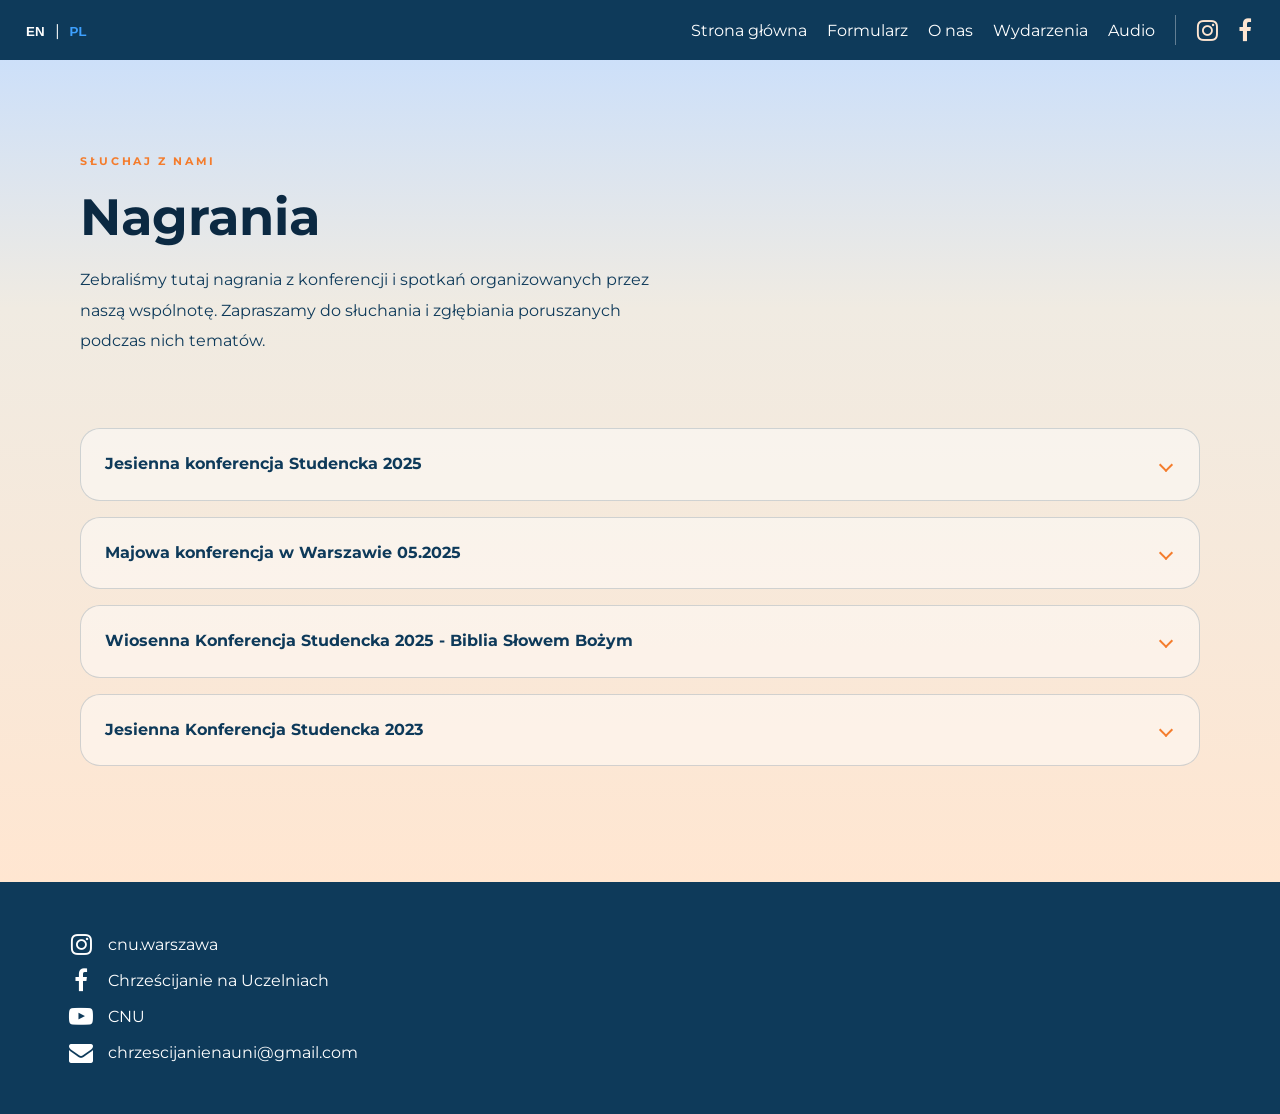
<file: audio.html>
<!DOCTYPE html>
<html lang="pl">

<head>
    <meta charset="UTF-8">
    <meta name="viewport" content="width=device-width, initial-scale=1.0">
    <title>Audio</title>
    <link
        href="https://fonts.googleapis.com/css2?family=Montserrat:wght@400;600;700;800;900&family=Lora:ital,wght@0,400;0,600;1,400&display=swap"
        rel="stylesheet">
    <link rel="stylesheet" href="styles.css?v=20261012-8">
    <link rel="stylesheet" href="css/audio.css">
    <link rel="stylesheet" href="https://cdnjs.cloudflare.com/ajax/libs/font-awesome/4.7.0/css/font-awesome.min.css">
</head>

<body>
    <nav id="mainNav">
        <div class="nav-left">
            <div class="lang-switcher">
                <button data-lang="en" onclick="setLang('en')" id="lang-en">EN</button>
                <span>|</span>
                <button data-lang="pl" onclick="setLang('pl')" id="lang-pl">PL</button>
            </div>
        </div>

        <div class="nav-right">
            <div class="nav-links" id="navLinks">
                <a href="index.html" data-i18n="home">Home</a>
                <a href="formularz.html" data-i18n="form">Form</a>
                <a href="about.html" data-i18n="about">About</a>
                <a href="events.html" data-i18n="events">Events</a>
                <a href="audio.html" aria-current="page" data-i18n="audio-nav">Audio</a>
            </div>

            <div class="nav-social" aria-label="Social media">
                <a href="https://www.instagram.com/cnu_warszawa/" target="_blank" rel="noopener noreferrer"
                    aria-label="Instagram" title="Instagram">
                    <i class="fa fa-instagram" aria-hidden="true"></i>
                </a>
                <a href="https://www.facebook.com/share/18swFGHHTY/?mibextid=wwXIfr" target="_blank"
                    rel="noopener noreferrer" aria-label="Facebook" title="Facebook">
                    <i class="fa fa-facebook" aria-hidden="true"></i>
                </a>
            </div>

            <button class="burger" id="burgerBtn">
                <span></span>
                <span></span>
                <span></span>
            </button>
        </div>
    </nav>

    <main class="audio-page">
        <div class="audio-wrap">
            <header class="audio-intro">
                <span class="audio-eyebrow" data-i18n="audio-eyebrow">SŁUCHAJ Z NAMI</span>
                <h1 data-i18n="audio-title">Nagrania</h1>
                <p data-i18n="audio-intro">Zatrzymaj się na chwilę i posłuchaj. Tutaj znajdziesz nagrania, które będą Ci
                    towarzyszyć w codzienności.</p>
            </header>
            <section aria-label="Nagrania" data-i18n-aria-label="audio-recordings">
                <details class="audio-conference">
                    <summary><span>Jesienna konferencja Studencka 2025</span><span class="audio-caret"
                            aria-hidden="true"></span></summary>
                    <div class="audio-conference-content">
                        <h3 class="audio-group-title">Living the Kingdom Life by Living a Hidden Life</h3>
                        <div class="audio-grid">
                            <article class="audio-card">
                                <div class="audio-card-body"><span class="audio-category"
                                        data-i18n="audio-message-number" data-number="1">Poselstwo 1</span>
                                    <h3>Living the Kingdom Life by Living a Hidden Life (1)</h3>
                                    <p class="audio-pdf"><a
                                            href="audio/Jesienna%20konferencja%20Studencka%202025/Living%20the%20Kingdom%20Life%20by%20Living%20a%20Hidden%20Life/Outline%20%28ENG%29%20.pdf"
                                            target="_blank" rel="noopener noreferrer"
                                            data-i18n="audio-shared-pdf">Materia&#322;y konferencyjne (PDF)</a></p>
                                    <div class="audio-placeholder"><audio controls preload="none"
                                            aria-label="Living the Kingdom Life by Living a Hidden Life (1)">
                                            <source
                                                src="cnu_audio_compressed/Jesienna%20konferencja%20Studencka%202025/Living%20the%20Kingdom%20Life%20by%20Living%20a%20Hidden%20Life/Meeting%201.mp3"
                                                type="audio/mpeg">
                                        </audio></div>
                                </div>
                            </article>
                            <article class="audio-card">
                                <div class="audio-card-body"><span class="audio-category"
                                        data-i18n="audio-message-number" data-number="2">Poselstwo 2</span>
                                    <h3>Living the Kingdom Life by Living a Hidden Life (2)</h3>
                                    <p class="audio-pdf"><a
                                            href="audio/Jesienna%20konferencja%20Studencka%202025/Living%20the%20Kingdom%20Life%20by%20Living%20a%20Hidden%20Life/Outline%20%28ENG%29%20.pdf"
                                            target="_blank" rel="noopener noreferrer"
                                            data-i18n="audio-shared-pdf">Materia&#322;y konferencyjne (PDF)</a></p>
                                    <div class="audio-placeholder"><audio controls preload="none"
                                            aria-label="Living the Kingdom Life by Living a Hidden Life (2)">
                                            <source
                                                src="cnu_audio_compressed/Jesienna%20konferencja%20Studencka%202025/Living%20the%20Kingdom%20Life%20by%20Living%20a%20Hidden%20Life/Meetinig%202.mp3"
                                                type="audio/mpeg">
                                        </audio></div>
                                </div>
                            </article>
                            <article class="audio-card">
                                <div class="audio-card-body"><span class="audio-category"
                                        data-i18n="audio-message-number" data-number="3">Poselstwo 3</span>
                                    <h3>The Procedures of Fellowship</h3>
                                    <p class="audio-pdf"><a
                                            href="audio/Jesienna%20konferencja%20Studencka%202025/Living%20the%20Kingdom%20Life%20by%20Living%20a%20Hidden%20Life/Outline%20%28ENG%29%20.pdf"
                                            target="_blank" rel="noopener noreferrer"
                                            data-i18n="audio-shared-pdf">Materia&#322;y konferencyjne (PDF)</a></p>
                                    <div class="audio-placeholder"><audio controls preload="none"
                                            aria-label="The Procedures of Fellowship">
                                            <source
                                                src="cnu_audio_compressed/Jesienna%20konferencja%20Studencka%202025/Living%20the%20Kingdom%20Life%20by%20Living%20a%20Hidden%20Life/Meeting%203%20ENG-PL.mp3"
                                                type="audio/mpeg">
                                        </audio></div>
                                </div>
                            </article>
                            <article class="audio-card">
                                <div class="audio-card-body"><span class="audio-category"
                                        data-i18n="audio-message-number" data-number="4">Poselstwo 4</span>
                                    <h3>How to Enjoy God in Prayer</h3>
                                    <p class="audio-pdf"><a
                                            href="audio/Jesienna%20konferencja%20Studencka%202025/Living%20the%20Kingdom%20Life%20by%20Living%20a%20Hidden%20Life/Outline%20%28ENG%29%20.pdf"
                                            target="_blank" rel="noopener noreferrer"
                                            data-i18n="audio-shared-pdf">Materia&#322;y konferencyjne (PDF)</a></p>
                                    <div class="audio-placeholder"><audio controls preload="none"
                                            aria-label="How to Enjoy God in Prayer">
                                            <source
                                                src="cnu_audio_compressed/Jesienna%20konferencja%20Studencka%202025/Living%20the%20Kingdom%20Life%20by%20Living%20a%20Hidden%20Life/Meeting%204%20ENG_PL.mp3"
                                                type="audio/mpeg">
                                        </audio></div>
                                </div>
                            </article>
                        </div>
                        <h3 class="audio-group-title">Prowadzić Życie Królestwa Dzięki Prowadzeniu Ukrytego Życia</h3>
                        <div class="audio-grid">
                            <article class="audio-card">
                                <div class="audio-card-body"><span class="audio-category"
                                        data-i18n="audio-message-number" data-number="1">Poselstwo 1</span>
                                    <h3>Prowadzić życie królestwa dzięki prowadzeniu ukrytego życia</h3><p
                                            class="audio-pdf"><a
                                                href="audio/Jesienna%20konferencja%20Studencka%202025/Prowadzi%C4%87%20%C5%BBycie%20Kr%C3%B3lestwa%20Dzi%C4%99ki%20Prowadzeniu%20Ukrytego%20%C5%BBycia/Outline%20%28PL%29%20.pdf"
                                                target="_blank" rel="noopener noreferrer"
                                                data-i18n="audio-shared-pdf">Materia&#322;y konferencyjne (PDF)</a></p>
                                        <div class="audio-placeholder"><audio controls preload="none"
                                                aria-label="Spotkanie 1 ENG-Pol">
                                                <source
                                                    src="cnu_audio_compressed/Jesienna%20konferencja%20Studencka%202025/Prowadzi%C4%87%20%C5%BBycie%20Kr%C3%B3lestwa%20Dzi%C4%99ki%20Prowadzeniu%20Ukrytego%20%C5%BBycia/Spotkanie%201%20ENG-Pol.mp3"
                                                    type="audio/mpeg">
                                            </audio></div>
                                </div>
                            </article>
                            <article class="audio-card">
                                <div class="audio-card-body"><span class="audio-category"
                                        data-i18n="audio-message-number" data-number="2">Poselstwo 2</span>
                                    <h3>Prowadzić życie królestwa dzięki prowadzeniu ukrytego życia</h3>
                                    <p class="audio-pdf"><a
                                            href="audio/Jesienna%20konferencja%20Studencka%202025/Prowadzi%C4%87%20%C5%BBycie%20Kr%C3%B3lestwa%20Dzi%C4%99ki%20Prowadzeniu%20Ukrytego%20%C5%BBycia/Outline%20%28PL%29%20.pdf"
                                            target="_blank" rel="noopener noreferrer"
                                            data-i18n="audio-shared-pdf">Materia&#322;y konferencyjne (PDF)</a></p>
                                    <div class="audio-placeholder"><audio controls preload="none"
                                            aria-label="Spotkanie 2 ENG-PL">
                                            <source
                                                src="cnu_audio_compressed/Jesienna%20konferencja%20Studencka%202025/Prowadzi%C4%87%20%C5%BBycie%20Kr%C3%B3lestwa%20Dzi%C4%99ki%20Prowadzeniu%20Ukrytego%20%C5%BBycia/Spotkanie%202%20ENG-PL.mp3"
                                                type="audio/mpeg">
                                        </audio></div>
                                </div>
                            </article>
                            <article class="audio-card">
                                <div class="audio-card-body"><span class="audio-category"
                                        data-i18n="audio-message-number" data-number="3">Poselstwo 3</span>
                                    <h3>Sposoby prowadzenia społeczności</h3>
                                    <p class="audio-pdf"><a
                                            href="audio/Jesienna%20konferencja%20Studencka%202025/Prowadzi%C4%87%20%C5%BBycie%20Kr%C3%B3lestwa%20Dzi%C4%99ki%20Prowadzeniu%20Ukrytego%20%C5%BBycia/Outline%20%28PL%29%20.pdf"
                                            target="_blank" rel="noopener noreferrer"
                                            data-i18n="audio-shared-pdf">Materia&#322;y konferencyjne (PDF)</a></p>
                                    <div class="audio-placeholder"><audio controls preload="none"
                                            aria-label="Spotkanie 3 PL">
                                            <source
                                                src="cnu_audio_compressed/Jesienna%20konferencja%20Studencka%202025/Prowadzi%C4%87%20%C5%BBycie%20Kr%C3%B3lestwa%20Dzi%C4%99ki%20Prowadzeniu%20Ukrytego%20%C5%BBycia/Spotkanie%203%20PL.mp3"
                                                type="audio/mpeg">
                                        </audio></div>
                                </div>
                            </article>
                            <article class="audio-card">
                                <div class="audio-card-body"><span class="audio-category"
                                        data-i18n="audio-message-number" data-number="4">Poselstwo 4</span>
                                    <h3>Jak radować się Bogiem w modlitwie</h3>
                                    <p class="audio-pdf"><a
                                            href="audio/Jesienna%20konferencja%20Studencka%202025/Prowadzi%C4%87%20%C5%BBycie%20Kr%C3%B3lestwa%20Dzi%C4%99ki%20Prowadzeniu%20Ukrytego%20%C5%BBycia/Outline%20%28PL%29%20.pdf"
                                            target="_blank" rel="noopener noreferrer"
                                            data-i18n="audio-shared-pdf">Materia&#322;y konferencyjne (PDF)</a></p>
                                    <div class="audio-placeholder"><audio controls preload="none"
                                            aria-label="Spotkanie 4 ENG_PL">
                                            <source
                                                src="cnu_audio_compressed/Jesienna%20konferencja%20Studencka%202025/Prowadzi%C4%87%20%C5%BBycie%20Kr%C3%B3lestwa%20Dzi%C4%99ki%20Prowadzeniu%20Ukrytego%20%C5%BBycia/Spotkanie%204%20ENG_PL.mp3"
                                                type="audio/mpeg">
                                        </audio></div>
                                </div>
                            </article>
                        </div>
                        <h3 class="audio-group-title">Жить жизнью царства, живя скрытой жизнью</h3>
                        <div class="audio-grid">
                            <article class="audio-card">
                                <div class="audio-card-body"><span class="audio-category"
                                        data-i18n="audio-message-number" data-number="1">Сообщения 1</span>
                                    <h3>Жить жизнью царства, живя скрытой жизнью</h3>
                                    <p class="audio-pdf"><a
                                            href="audio/Jesienna%20konferencja%20Studencka%202025/%D0%96%D0%B8%D1%82%D1%8C%20%D0%B6%D0%B8%D0%B7%D0%BD%D1%8C%D1%8E%20%D1%86%D0%B0%D1%80%D1%81%D1%82%D0%B2%D0%B0%2C%20%D0%B6%D0%B8%D0%B2%D1%8F%20%D1%81%D0%BA%D1%80%D1%8B%D1%82%D0%BE%D0%B9%20%D0%B6%D0%B8%D0%B7%D0%BD%D1%8C%D1%8E/Outline%20%28RUS%29%20.pdf"
                                            target="_blank" rel="noopener noreferrer"
                                            data-i18n="audio-shared-pdf">Materia&#322;y konferencyjne (PDF)</a></p>
                                    <div class="audio-placeholder"><audio controls preload="none"
                                            aria-label="Сообщения1 ENG-Rus">
                                            <source
                                                src="cnu_audio_compressed/Jesienna%20konferencja%20Studencka%202025/%D0%96%D0%B8%D1%82%D1%8C%20%D0%B6%D0%B8%D0%B7%D0%BD%D1%8C%D1%8E%20%D1%86%D0%B0%D1%80%D1%81%D1%82%D0%B2%D0%B0%2C%20%D0%B6%D0%B8%D0%B2%D1%8F%20%D1%81%D0%BA%D1%80%D1%8B%D1%82%D0%BE%D0%B9%20%D0%B6%D0%B8%D0%B7%D0%BD%D1%8C%D1%8E/%D0%A1%D0%BE%D0%BE%D0%B1%D1%89%D0%B5%D0%BD%D0%B8%D1%8F1%20ENG-Rus.mp3"
                                                type="audio/mpeg">
                                        </audio></div>
                                </div>
                            </article>
                            <article class="audio-card">
                                <div class="audio-card-body"><span class="audio-category"
                                        data-i18n="audio-message-number" data-number="2">Сообщения 2</span>
                                    <h3>Жить жизнью царства, живя скрытой жизнью</h3>
                                    <p class="audio-pdf"><a
                                            href="audio/Jesienna%20konferencja%20Studencka%202025/%D0%96%D0%B8%D1%82%D1%8C%20%D0%B6%D0%B8%D0%B7%D0%BD%D1%8C%D1%8E%20%D1%86%D0%B0%D1%80%D1%81%D1%82%D0%B2%D0%B0%2C%20%D0%B6%D0%B8%D0%B2%D1%8F%20%D1%81%D0%BA%D1%80%D1%8B%D1%82%D0%BE%D0%B9%20%D0%B6%D0%B8%D0%B7%D0%BD%D1%8C%D1%8E/Outline%20%28RUS%29%20.pdf"
                                            target="_blank" rel="noopener noreferrer"
                                            data-i18n="audio-shared-pdf">Materia&#322;y konferencyjne (PDF)</a></p>
                                    <div class="audio-placeholder"><audio controls preload="none"
                                            aria-label="Сообщения 2 PL-RUS">
                                            <source
                                                src="cnu_audio_compressed/Jesienna%20konferencja%20Studencka%202025/%D0%96%D0%B8%D1%82%D1%8C%20%D0%B6%D0%B8%D0%B7%D0%BD%D1%8C%D1%8E%20%D1%86%D0%B0%D1%80%D1%81%D1%82%D0%B2%D0%B0%2C%20%D0%B6%D0%B8%D0%B2%D1%8F%20%D1%81%D0%BA%D1%80%D1%8B%D1%82%D0%BE%D0%B9%20%D0%B6%D0%B8%D0%B7%D0%BD%D1%8C%D1%8E/%D0%A1%D0%BE%D0%BE%D0%B1%D1%89%D0%B5%D0%BD%D0%B8%D1%8F%202%20PL-RUS.mp3"
                                                type="audio/mpeg">
                                        </audio></div>
                                </div>
                            </article>
                            <article class="audio-card">
                                <div class="audio-card-body"><span class="audio-category"
                                        data-i18n="audio-message-number" data-number="3">Сообщения 3</span>
                                    <h3>Практические шаги, необходимые для общения</h3>
                                    <p class="audio-pdf"><a
                                            href="audio/Jesienna%20konferencja%20Studencka%202025/%D0%96%D0%B8%D1%82%D1%8C%20%D0%B6%D0%B8%D0%B7%D0%BD%D1%8C%D1%8E%20%D1%86%D0%B0%D1%80%D1%81%D1%82%D0%B2%D0%B0%2C%20%D0%B6%D0%B8%D0%B2%D1%8F%20%D1%81%D0%BA%D1%80%D1%8B%D1%82%D0%BE%D0%B9%20%D0%B6%D0%B8%D0%B7%D0%BD%D1%8C%D1%8E/Outline%20%28RUS%29%20.pdf"
                                            target="_blank" rel="noopener noreferrer"
                                            data-i18n="audio-shared-pdf">Materia&#322;y konferencyjne (PDF)</a></p>
                                    <div class="audio-placeholder"><audio controls preload="none"
                                            aria-label="Сообщения 3 Rus-PL">
                                            <source
                                                src="cnu_audio_compressed/Jesienna%20konferencja%20Studencka%202025/%D0%96%D0%B8%D1%82%D1%8C%20%D0%B6%D0%B8%D0%B7%D0%BD%D1%8C%D1%8E%20%D1%86%D0%B0%D1%80%D1%81%D1%82%D0%B2%D0%B0%2C%20%D0%B6%D0%B8%D0%B2%D1%8F%20%D1%81%D0%BA%D1%80%D1%8B%D1%82%D0%BE%D0%B9%20%D0%B6%D0%B8%D0%B7%D0%BD%D1%8C%D1%8E/%D0%A1%D0%BE%D0%BE%D0%B1%D1%89%D0%B5%D0%BD%D0%B8%D1%8F%203%20Rus-PL.mp3"
                                                type="audio/mpeg">
                                        </audio></div>
                                </div>
                            </article>
                            <article class="audio-card">
                                <div class="audio-card-body"><span class="audio-category"
                                        data-i18n="audio-message-number" data-number="4">Сообщения 4</span>
                                    <h3>Как наслаждаться Богом в молитве</h3>
                                    <p class="audio-pdf"><a
                                            href="audio/Jesienna%20konferencja%20Studencka%202025/%D0%96%D0%B8%D1%82%D1%8C%20%D0%B6%D0%B8%D0%B7%D0%BD%D1%8C%D1%8E%20%D1%86%D0%B0%D1%80%D1%81%D1%82%D0%B2%D0%B0%2C%20%D0%B6%D0%B8%D0%B2%D1%8F%20%D1%81%D0%BA%D1%80%D1%8B%D1%82%D0%BE%D0%B9%20%D0%B6%D0%B8%D0%B7%D0%BD%D1%8C%D1%8E/Outline%20%28RUS%29%20.pdf"
                                            target="_blank" rel="noopener noreferrer"
                                            data-i18n="audio-shared-pdf">Materia&#322;y konferencyjne (PDF)</a></p>
                                    <div class="audio-placeholder"><audio controls preload="none"
                                            aria-label="Сообщения 4 Rus">
                                            <source
                                                src="cnu_audio_compressed/Jesienna%20konferencja%20Studencka%202025/%D0%96%D0%B8%D1%82%D1%8C%20%D0%B6%D0%B8%D0%B7%D0%BD%D1%8C%D1%8E%20%D1%86%D0%B0%D1%80%D1%81%D1%82%D0%B2%D0%B0%2C%20%D0%B6%D0%B8%D0%B2%D1%8F%20%D1%81%D0%BA%D1%80%D1%8B%D1%82%D0%BE%D0%B9%20%D0%B6%D0%B8%D0%B7%D0%BD%D1%8C%D1%8E/%D0%A1%D0%BE%D0%BE%D0%B1%D1%89%D0%B5%D0%BD%D0%B8%D1%8F%204%20Rus.mp3"
                                                type="audio/mpeg">
                                        </audio></div>
                                </div>
                            </article>
                        </div>
                    </div>
                </details>
                <details class="audio-conference">
                    <summary><span>Majowa konferencja w Warszawie 05.2025</span><span class="audio-caret"
                            aria-hidden="true"></span></summary>
                    <div class="audio-conference-content">
                        <div class="audio-grid">
                            <article class="audio-card">
                                <div class="audio-card-body">
                                    <h3>Spotkanie dla studentów i młodzieży</h3>
                                    <div class="audio-placeholder"><audio controls preload="none"
                                            aria-label="Spotkanie dla studentów i młodzieży ENG-POL">
                                            <source
                                                src="cnu_audio_compressed/Spo%C5%82eczno%C5%9B%C4%87%20dla%20student%C3%B3w%20i%20m%C5%82odzie%C5%BCy%2005.2025/Majowa%20konferencja%20w%20Warszawie%202025%20-%20Spotkanie%20dla%20student%C3%B3w%20i%20m%C5%82odzie%C5%BCy%20ENG-POL.mp3"
                                                type="audio/mpeg">
                                        </audio></div>
                                </div>
                            </article>
                            <article class="audio-card">
                                <div class="audio-card-body">
                                    <h3>Spotkanie dla studentów i młodzieży</h3>
                                    <div class="audio-placeholder"><audio controls preload="none"
                                            aria-label="Spotkanie dla studentów i młodzieży ENG-RUS">
                                            <source
                                                src="cnu_audio_compressed/Spo%C5%82eczno%C5%9B%C4%87%20dla%20student%C3%B3w%20i%20m%C5%82odzie%C5%BCy%2005.2025/Majowa%20konferencja%20w%20Warszawie%202025%20-%20Spotkanie%20dla%20student%C3%B3w%20i%20m%C5%82odzie%C5%BCy%20ENG-RUS.mp3"
                                                type="audio/mpeg">
                                        </audio></div>
                                </div>
                            </article>
                            <article class="audio-card">
                                <div class="audio-card-body">
                                    <h3>Special fellowship for students 2025 English</h3>
                                    <div class="audio-placeholder"><audio controls preload="none"
                                            aria-label="Special fellowship for students 2025 English">
                                            <source
                                                src="cnu_audio_compressed/Spo%C5%82eczno%C5%9B%C4%87%20dla%20student%C3%B3w%20i%20m%C5%82odzie%C5%BCy%2005.2025/Special%20fellowship%20for%20students%202025%20English%20.mp3"
                                                type="audio/mpeg">
                                        </audio></div>
                                </div>
                            </article>
                        </div>
                    </div>
                </details>
                <details class="audio-conference">
                    <summary><span>Wiosenna Konferencja Studencka 2025 - Biblia Słowem Bożym</span><span
                            class="audio-caret" aria-hidden="true"></span></summary>
                    <div class="audio-conference-content">
                        <h3 class="audio-group-title">English</h3>
                        <div class="audio-grid">
                            <article class="audio-card">
                                <div class="audio-card-body"><span class="audio-category"
                                        data-i18n="audio-message-number" data-number="1">Message 1</span>
                                    <h3>The Bible—the Word of God</h3>
                                    <p class="audio-pdf"><a
                                            href="audio/Wiosenna%20Konferencja%20Studencka%202025%20-%20Biblia%20S%C5%82owem%20Bo%C5%BCym/English/Podrecznik_angielski.pdf"
                                            target="_blank" rel="noopener noreferrer"
                                            data-i18n="audio-shared-pdf">Materia&#322;y konferencyjne (PDF)</a></p>
                                    <div class="audio-placeholder"><audio controls preload="none"
                                            aria-label="1. The Bible—the Word of God.">
                                            <source
                                                src="cnu_audio_compressed/Wiosenna%20Konferencja%20Studencka%202025%20-%20Biblia%20S%C5%82owem%20Bo%C5%BCym/English/1.%20The%20Bible%E2%80%94the%20Word%20of%20God.%20.mp3"
                                                type="audio/mpeg">
                                        </audio></div>
                                </div>
                            </article>
                            <article class="audio-card">
                                <div class="audio-card-body"><span class="audio-category"
                                        data-i18n="audio-message-number" data-number="2">Message 2</span>
                                    <h3>The Way to Receive Blessing From the Word</h3>
                                    <p class="audio-pdf"><a
                                            href="audio/Wiosenna%20Konferencja%20Studencka%202025%20-%20Biblia%20S%C5%82owem%20Bo%C5%BCym/English/Podrecznik_angielski.pdf"
                                            target="_blank" rel="noopener noreferrer"
                                            data-i18n="audio-shared-pdf">Materia&#322;y konferencyjne (PDF)</a></p>
                                    <div class="audio-placeholder"><audio controls preload="none"
                                            aria-label="2. The Way to Receive Blessing From the Word.">
                                            <source
                                                src="cnu_audio_compressed/Wiosenna%20Konferencja%20Studencka%202025%20-%20Biblia%20S%C5%82owem%20Bo%C5%BCym/English/2.%20The%20Way%20to%20Receive%20Blessing%20From%20the%20Word.%20.mp3"
                                                type="audio/mpeg">
                                        </audio></div>
                                </div>
                            </article>
                            <article class="audio-card">
                                <div class="audio-card-body"><span class="audio-category"
                                        data-i18n="audio-message-number" data-number="3">Message 3</span>
                                    <h3>The Functions of the Bible</h3>
                                    <p class="audio-pdf"><a
                                            href="audio/Wiosenna%20Konferencja%20Studencka%202025%20-%20Biblia%20S%C5%82owem%20Bo%C5%BCym/English/Podrecznik_angielski.pdf"
                                            target="_blank" rel="noopener noreferrer"
                                            data-i18n="audio-shared-pdf">Materia&#322;y konferencyjne (PDF)</a></p>
                                    <div class="audio-placeholder"><audio controls preload="none"
                                            aria-label="3. The Functions of the Bible.">
                                            <source
                                                src="cnu_audio_compressed/Wiosenna%20Konferencja%20Studencka%202025%20-%20Biblia%20S%C5%82owem%20Bo%C5%BCym/English/3.%20The%20Functions%20of%20the%20Bible.%20.mp3"
                                                type="audio/mpeg">
                                        </audio></div>
                                </div>
                            </article>
                            <article class="audio-card">
                                <div class="audio-card-body"><span class="audio-category"
                                        data-i18n="audio-message-number" data-number="4">Message 4</span>
                                    <h3>Living a Normal Christian Life</h3>
                                    <p class="audio-pdf"><a
                                            href="audio/Wiosenna%20Konferencja%20Studencka%202025%20-%20Biblia%20S%C5%82owem%20Bo%C5%BCym/English/Podrecznik_angielski.pdf"
                                            target="_blank" rel="noopener noreferrer"
                                            data-i18n="audio-shared-pdf">Materia&#322;y konferencyjne (PDF)</a></p>
                                    <div class="audio-placeholder"><audio controls preload="none"
                                            aria-label="4. Living a Normal Christian Life">
                                            <source
                                                src="cnu_audio_compressed/Wiosenna%20Konferencja%20Studencka%202025%20-%20Biblia%20S%C5%82owem%20Bo%C5%BCym/English/4.%20Living%20a%20Normal%20Christian%20Life%20.mp3"
                                                type="audio/mpeg">
                                        </audio></div>
                                </div>
                            </article>
                        </div>
                        <h3 class="audio-group-title">Polski</h3>
                        <div class="audio-grid">
                            <article class="audio-card">
                                <div class="audio-card-body"><span class="audio-category"
                                        data-i18n="audio-message-number" data-number="1">Poselstwo 1</span>
                                    <h3>Biblia Słowem Bożym</h3>
                                    <p class="audio-pdf"><a
                                            href="audio/Wiosenna%20Konferencja%20Studencka%202025%20-%20Biblia%20S%C5%82owem%20Bo%C5%BCym/Polski/Podrecznik_polski.pdf"
                                            target="_blank" rel="noopener noreferrer"
                                            data-i18n="audio-shared-pdf">Materia&#322;y konferencyjne (PDF)</a></p>
                                    <div class="audio-placeholder"><audio controls preload="none"
                                            aria-label="1. Biblia Słowem Bożym">
                                            <source
                                                src="cnu_audio_compressed/Wiosenna%20Konferencja%20Studencka%202025%20-%20Biblia%20S%C5%82owem%20Bo%C5%BCym/Polski/1.%20Biblia%20S%C5%82owem%20Bo%C5%BCym%20.mp3"
                                                type="audio/mpeg">
                                        </audio></div>
                                </div>
                            </article>
                            <article class="audio-card">
                                <div class="audio-card-body"><span class="audio-category"
                                        data-i18n="audio-message-number" data-number="2">Poselstwo 2</span>
                                    <h3>Sposób na otrzymywanie błogosławieństwa ze Słowa</h3>
                                    <p class="audio-pdf"><a
                                            href="audio/Wiosenna%20Konferencja%20Studencka%202025%20-%20Biblia%20S%C5%82owem%20Bo%C5%BCym/Polski/Podrecznik_polski.pdf"
                                            target="_blank" rel="noopener noreferrer"
                                            data-i18n="audio-shared-pdf">Materia&#322;y konferencyjne (PDF)</a></p>
                                    <div class="audio-placeholder"><audio controls preload="none"
                                            aria-label="2. Sposób na otrzymywanie błogosławieństwa ze Słowa">
                                            <source
                                                src="cnu_audio_compressed/Wiosenna%20Konferencja%20Studencka%202025%20-%20Biblia%20S%C5%82owem%20Bo%C5%BCym/Polski/2.%20Spos%C3%B3b%20na%20otrzymywanie%20b%C5%82ogos%C5%82awie%C5%84stwa%20ze%20S%C5%82owa%20.mp3"
                                                type="audio/mpeg">
                                        </audio></div>
                                </div>
                            </article>
                            <article class="audio-card">
                                <div class="audio-card-body"><span class="audio-category"
                                        data-i18n="audio-message-number" data-number="3">Poselstwo 3</span>
                                    <h3>Funkcje Bibii</h3>
                                    <p class="audio-pdf"><a
                                            href="audio/Wiosenna%20Konferencja%20Studencka%202025%20-%20Biblia%20S%C5%82owem%20Bo%C5%BCym/Polski/Podrecznik_polski.pdf"
                                            target="_blank" rel="noopener noreferrer"
                                            data-i18n="audio-shared-pdf">Materia&#322;y konferencyjne (PDF)</a></p>
                                    <div class="audio-placeholder"><audio controls preload="none"
                                            aria-label="3. Funkcje Bibii">
                                            <source
                                                src="cnu_audio_compressed/Wiosenna%20Konferencja%20Studencka%202025%20-%20Biblia%20S%C5%82owem%20Bo%C5%BCym/Polski/3.%20Funkcje%20Bibii%20.mp3"
                                                type="audio/mpeg">
                                        </audio></div>
                                </div>
                            </article>
                            <article class="audio-card">
                                <div class="audio-card-body"><span class="audio-category"
                                        data-i18n="audio-message-number" data-number="4">Poselstwo 4</span>
                                    <h3>Prowadzić normalne życie chrześcijańskie, wypowiadając Słowo Chrystusa</h3>
                                    <p class="audio-pdf"><a
                                            href="audio/Wiosenna%20Konferencja%20Studencka%202025%20-%20Biblia%20S%C5%82owem%20Bo%C5%BCym/Polski/Podrecznik_polski.pdf"
                                            target="_blank" rel="noopener noreferrer"
                                            data-i18n="audio-shared-pdf">Materia&#322;y konferencyjne (PDF)</a></p>
                                    <div class="audio-placeholder"><audio controls preload="none"
                                            aria-label="4. Prowadzić normalne życie chrześcijańskie, wypowiadając Słowo Chrystusa">
                                            <source
                                                src="cnu_audio_compressed/Wiosenna%20Konferencja%20Studencka%202025%20-%20Biblia%20S%C5%82owem%20Bo%C5%BCym/Polski/4.%20Prowadzi%C4%87%20normalne%20%C5%BCycie%20chrze%C5%9Bcija%C5%84skie%2C%20wypowiadaj%C4%85c%20S%C5%82owo%20Chrystusa.mp3"
                                                type="audio/mpeg">
                                        </audio></div>
                                </div>
                            </article>
                        </div>
                        <h3 class="audio-group-title">Russian</h3>
                        <div class="audio-grid">
                            <article class="audio-card">
                                <div class="audio-card-body"><span class="audio-category"
                                        data-i18n="audio-message-number" data-number="1">Сообщение 1</span>
                                    <h3>Библия — Слово Божье</h3>
                                    <p class="audio-pdf"><a
                                            href="audio/Wiosenna%20Konferencja%20Studencka%202025%20-%20Biblia%20S%C5%82owem%20Bo%C5%BCym/Russian/Podrecznik_rosyjski.pdf"
                                            target="_blank" rel="noopener noreferrer"
                                            data-i18n="audio-shared-pdf">Materia&#322;y konferencyjne (PDF)</a></p>
                                    <div class="audio-placeholder"><audio controls preload="none"
                                            aria-label="1. Библия — Слово Божье">
                                            <source
                                                src="cnu_audio_compressed/Wiosenna%20Konferencja%20Studencka%202025%20-%20Biblia%20S%C5%82owem%20Bo%C5%BCym/Russian/1.%20%D0%91%D0%B8%D0%B1%D0%BB%D0%B8%D1%8F%20%E2%80%94%20%D0%A1%D0%BB%D0%BE%D0%B2%D0%BE%20%D0%91%D0%BE%D0%B6%D1%8C%D0%B5%20.mp3"
                                                type="audio/mpeg">
                                        </audio></div>
                                </div>
                            </article>
                            <article class="audio-card">
                                <div class="audio-card-body"><span class="audio-category"
                                        data-i18n="audio-message-number" data-number="2">Сообщение 2</span>
                                    <h3>Как получать благословение от Слова</h3>
                                    <p class="audio-pdf"><a
                                            href="audio/Wiosenna%20Konferencja%20Studencka%202025%20-%20Biblia%20S%C5%82owem%20Bo%C5%BCym/Russian/Podrecznik_rosyjski.pdf"
                                            target="_blank" rel="noopener noreferrer"
                                            data-i18n="audio-shared-pdf">Materia&#322;y konferencyjne (PDF)</a></p>
                                    <div class="audio-placeholder"><audio controls preload="none"
                                            aria-label="2. Как получать благословение от Слова">
                                            <source
                                                src="cnu_audio_compressed/Wiosenna%20Konferencja%20Studencka%202025%20-%20Biblia%20S%C5%82owem%20Bo%C5%BCym/Russian/2.%20%D0%9A%D0%B0%D0%BA%20%D0%BF%D0%BE%D0%BB%D1%83%D1%87%D0%B0%D1%82%D1%8C%20%D0%B1%D0%BB%D0%B0%D0%B3%D0%BE%D1%81%D0%BB%D0%BE%D0%B2%D0%B5%D0%BD%D0%B8%D0%B5%20%D0%BE%D1%82%20%D0%A1%D0%BB%D0%BE%D0%B2%D0%B0%20.mp3"
                                                type="audio/mpeg">
                                        </audio></div>
                                </div>
                            </article>
                            <article class="audio-card">
                                <div class="audio-card-body"><span class="audio-category"
                                        data-i18n="audio-message-number" data-number="3">Сообщение 3</span>
                                    <h3>Функции Библии</h3>
                                    <p class="audio-pdf"><a
                                            href="audio/Wiosenna%20Konferencja%20Studencka%202025%20-%20Biblia%20S%C5%82owem%20Bo%C5%BCym/Russian/Podrecznik_rosyjski.pdf"
                                            target="_blank" rel="noopener noreferrer"
                                            data-i18n="audio-shared-pdf">Materia&#322;y konferencyjne (PDF)</a></p>
                                    <div class="audio-placeholder"><audio controls preload="none"
                                            aria-label="3. Функции Библии">
                                            <source
                                                src="cnu_audio_compressed/Wiosenna%20Konferencja%20Studencka%202025%20-%20Biblia%20S%C5%82owem%20Bo%C5%BCym/Russian/3.%20%D0%A4%D1%83%D0%BD%D0%BA%D1%86%D0%B8%D0%B8%20%D0%91%D0%B8%D0%B1%D0%BB%D0%B8%D0%B8%20.mp3"
                                                type="audio/mpeg">
                                        </audio></div>
                                </div>
                            </article>
                        </div>
                    </div>
                </details>
                <details class="audio-conference">
                    <summary><span>Jesienna Konferencja Studencka 2023</span><span class="audio-caret"
                            aria-hidden="true"></span></summary>
                    <div class="audio-conference-content">
                        <div class="audio-grid">
                            <article class="audio-card">
                                <div class="audio-card-body"><span class="audio-category"
                                        data-i18n="audio-message-number" data-number="1">Poselstwo 1</span>
                                    <h3>Prawo Ducha życia - klucz do prowadzenia zwycięskiego życia</h3>
                                    <div class="audio-placeholder"><audio controls preload="none"
                                            aria-label="Spotkanie 1 - Prawo Ducha życia - klucz do prowadzenia zwycięskiego życia">
                                            <source
                                                src="cnu_audio_compressed/Jesienna%20Konferencja%20Studencka%202023/Spotkanie%201%20-%20Prawo%20Ducha%20%C5%BCycia%20-%20klucz%20do%20prowadzenia%20zwyci%C4%99skiego%20%C5%BCycia%20.mp3"
                                                type="audio/mpeg">
                                        </audio></div>
                                </div>
                            </article>
                            <article class="audio-card">
                                <div class="audio-card-body"><span class="audio-category"
                                        data-i18n="audio-message-number" data-number="2">Poselstwo 2</span>
                                    <h3>Chodzenie według zespolonego Ducha</h3>
                                    <div class="audio-placeholder"><audio controls preload="none"
                                            aria-label="Spotkanie 2 - Chodzenie według zespolonego Ducha">
                                            <source
                                                src="cnu_audio_compressed/Jesienna%20Konferencja%20Studencka%202023/Spotkanie%202%20-%20Chodzenie%20wed%C5%82ug%20zespolonego%20Ducha%201.mp3"
                                                type="audio/mpeg">
                                        </audio></div>
                                </div>
                            </article>
                            <article class="audio-card">
                                <div class="audio-card-body"><span class="audio-category"
                                        data-i18n="audio-message-number" data-number="3">Poselstwo 3</span>
                                    <h3>Ciało i duch</h3>
                                    <div class="audio-placeholder"><audio controls preload="none"
                                            aria-label="Spotkanie 3 - Ciało i duch">
                                            <source
                                                src="cnu_audio_compressed/Jesienna%20Konferencja%20Studencka%202023/Spotkanie%203%20-%20Cia%C5%82o%20i%20duch.mp3"
                                                type="audio/mpeg">
                                        </audio></div>
                                </div>
                            </article>
                        </div>
                    </div>
                </details>
            </section>
        </div>
    </main>
    <section class="contacts">
        <a class="contact-item" href="https://www.instagram.com/cnu_warszawa/" target="_blank">
            <i class="fa fa-instagram"></i>
            <span>cnu.warszawa</span>
        </a>
        <a class="contact-item" href="https://www.facebook.com/share/18swFGHHTY/?mibextid=wwXIfr" target="_blank">
            <i class="fa fa-facebook"></i>
            <span>Chrześcijanie na Uczelniach</span>
        </a>
        <a class="contact-item" href="https://youtube.com/@chrzescijanienauczelniach?si=SWbZchQ-9XUdnxLL"
            target="_blank">
            <i class="fa fa-youtube-play"></i>
            <span>CNU</span>
        </a>
        <a class="contact-item" href="#" id="copy-email">
            <i class="fa fa-envelope"></i>
            <span>chrzescijanienauni@gmail.com</span>
        </a>
    </section>

    <script src="js/script.js"></script>
    <script src="js/translation.js"></script>
    <script src="js/audio.js"></script>
</body>

</html>
</file>
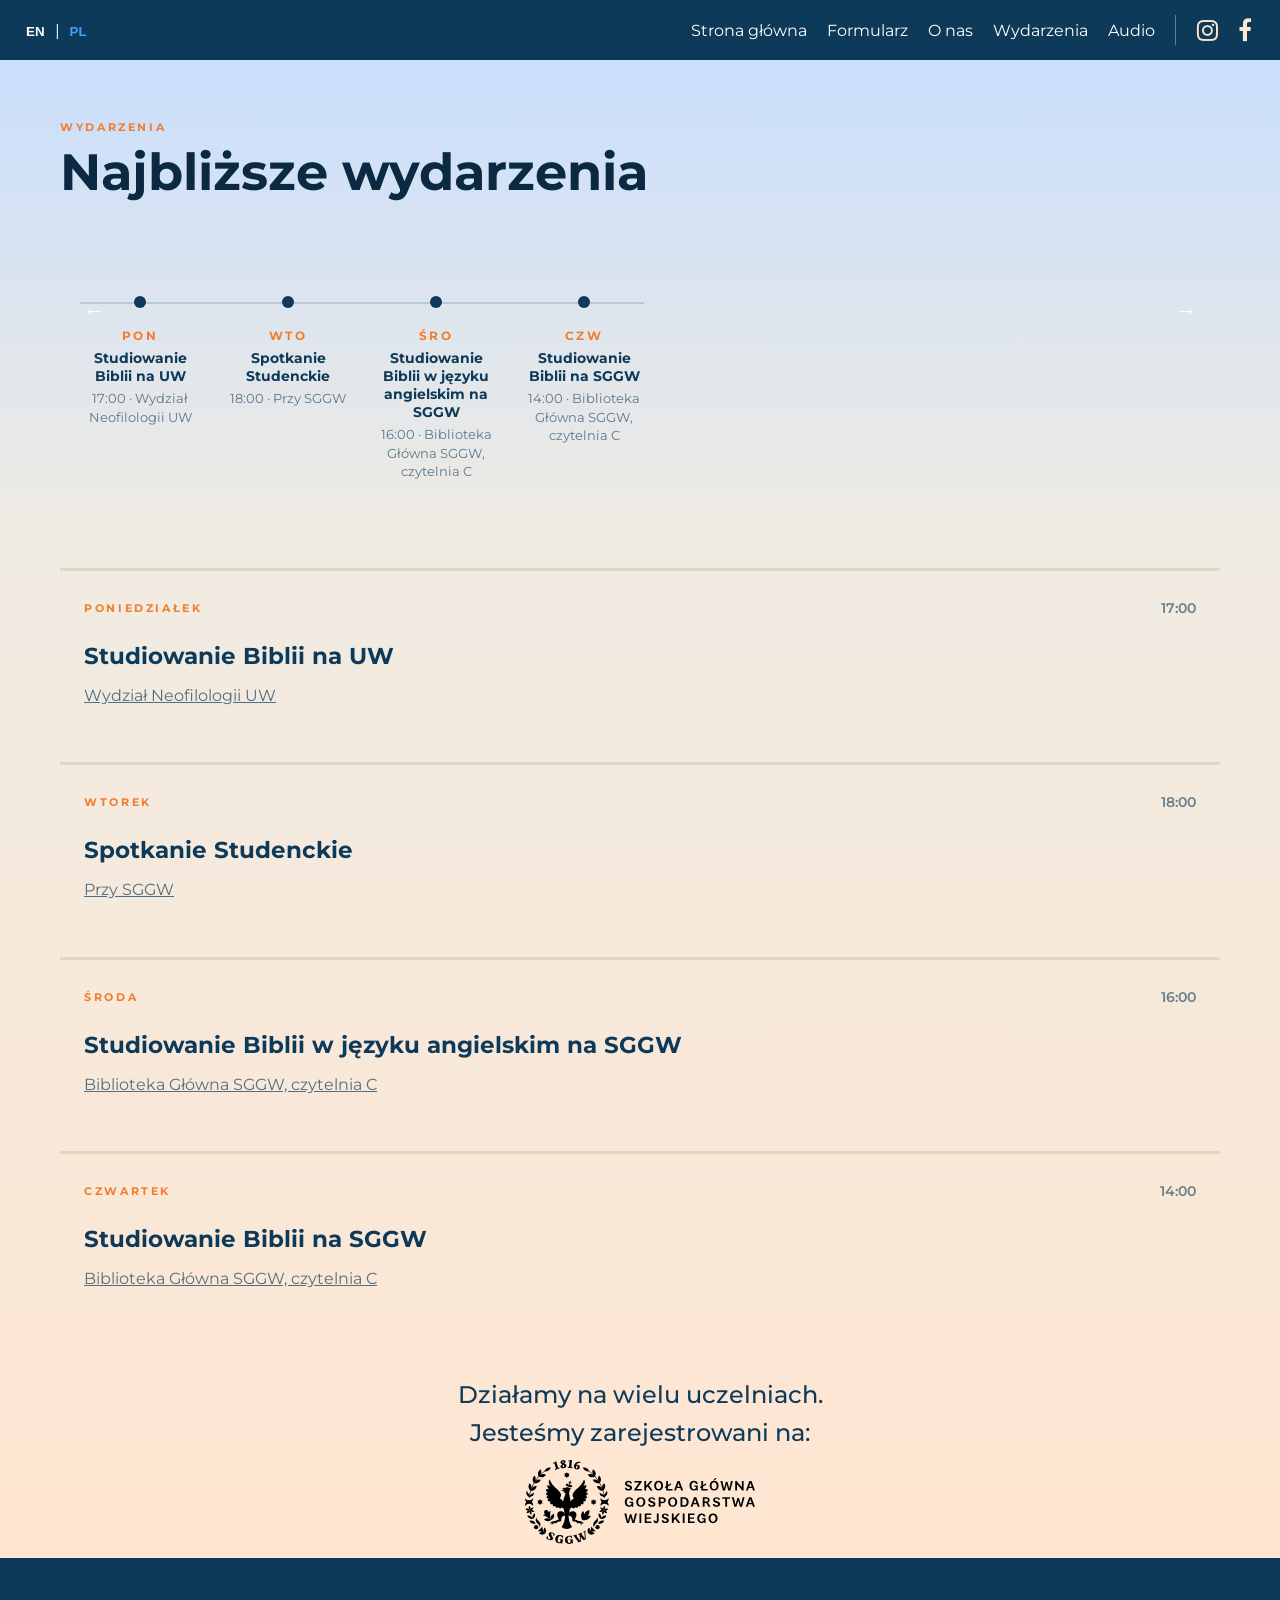
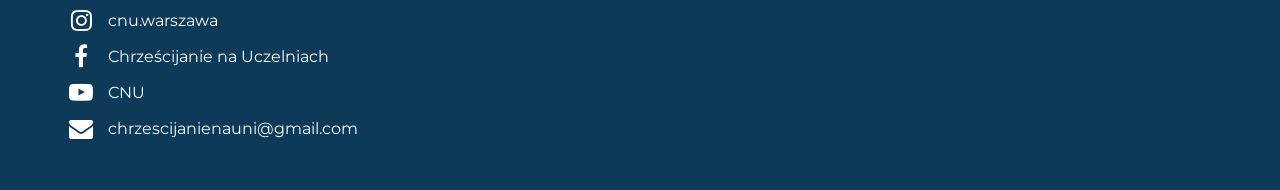
<file: events.html>
<!DOCTYPE html>
<html lang="pl">

<head>
    <meta charset="UTF-8">
    <meta name="viewport" content="width=device-width, initial-scale=1.0">
    <title>CNU – Chrześcijanie na Uczelniach</title>
    <link
        href="https://fonts.googleapis.com/css2?family=Montserrat:wght@400;600;700;800;900&family=Lora:ital,wght@0,400;0,600;1,400&display=swap"
        rel="stylesheet">
    <link rel="stylesheet" href="styles.css?v=20261012-8">
    <link rel="stylesheet" href="css/event-notice.css">
    <link rel="stylesheet" href="https://cdnjs.cloudflare.com/ajax/libs/font-awesome/4.7.0/css/font-awesome.min.css">
</head>

<body>

    <nav id="mainNav">
        <div class="nav-left">
            <div class="lang-switcher">
                <button data-lang="en" onclick="setLang('en')" id="lang-en">EN</button>
                <span>|</span>
                <button data-lang="pl" onclick="setLang('pl')" id="lang-pl">PL</button>
            </div>
        </div>

        <div class="nav-right">
            <div class="nav-links" id="navLinks">
                <a href="index.html" data-i18n="home">Home</a>
                <a href="formularz.html" data-i18n="form">Form</a>
                <a href="about.html" data-i18n="about">About</a>
                <a href="events.html" data-i18n="events">Events</a>
                <a href="audio.html" data-i18n="audio-nav">Audio</a>
            </div>

            <div class="nav-social" aria-label="Social media">
                <a href="https://www.instagram.com/cnu_warszawa/" target="_blank" rel="noopener noreferrer"
                    aria-label="Instagram" title="Instagram">
                    <i class="fa fa-instagram" aria-hidden="true"></i>
                </a>
                <a href="https://www.facebook.com/share/18swFGHHTY/?mibextid=wwXIfr" target="_blank"
                    rel="noopener noreferrer" aria-label="Facebook" title="Facebook">
                    <i class="fa fa-facebook" aria-hidden="true"></i>
                </a>
            </div>

            <button class="burger" id="burgerBtn">
                <span></span>
                <span></span>
                <span></span>
            </button>
        </div>
    </nav>


    <section class="event-page-section">


        <section class="events-section-cards">
            <div class="events-section-header" style="align-content: start;">
                <div>
                    <span class="events-label" data-i18n="events">Co u nas</span>
                    <h2 data-i18n="upcoming-events">Najbliższe wydarzenia</h2>
                </div>
            </div>

            <section class="modern-timeline-wrapper">


                <button class="carousel-btn prev-btn" id="timelinePrev">
                    ←
                </button>
                <button class="carousel-btn next-btn" id="timelineNext">
                    →
                </button>


                <div class="modern-timeline-scroll">
                    <div class="modern-timeline" id="modernTimeline"></div>
                </div>

            </section>

            <section class="events-rail">
            </section>
        </section>
      <section class="university-registration" aria-labelledby="university-registration-text">
    <p id="university-registration-text" data-i18n="university-registration">Działamy na wielu uczelniach.<br>Jesteśmy zarejestrowani na:</p>
    <a class="university-registration-logo" href="https://www.sggw.edu.pl/" target="_blank" rel="noopener noreferrer">
      <img src="images/sggw-logo.svg" width="1958" height="712" loading="lazy" decoding="async"
        alt="SGGW — Warsaw University of Life Sciences / Szkoła Główna Gospodarstwa Wiejskiego w Warszawie">
    </a>
  </section>
  </section>

    <section class="contacts">
        <a class="contact-item" href="https://www.instagram.com/cnu_warszawa/" target="_blank">
            <i class="fa fa-instagram"></i>
            <span>cnu.warszawa</span>
        </a>
        <a class="contact-item" href="https://www.facebook.com/share/18swFGHHTY/?mibextid=wwXIfr" target="_blank">
            <i class="fa fa-facebook"></i>
            <span>Chrześcijanie na Uczelniach</span>
        </a>
        <a class="contact-item" href="https://youtube.com/@chrzescijanienauczelniach?si=SWbZchQ-9XUdnxLL"
            target="_blank">
            <i class="fa fa-youtube-play"></i>
            <span>CNU</span>
        </a>
        <a class="contact-item" href="#" id="copy-email">
            <i class="fa fa-envelope"></i>
            <span>chrzescijanienauni@gmail.com</span>
        </a>
    </section>


    <script src="js/script.js"></script>
    <script src="js/translation.js"></script>
    <!-- <script src="js/event-notice.js" defer></script> -->
    <script src="js/events.js"></script>
</body>

</html>
</file>
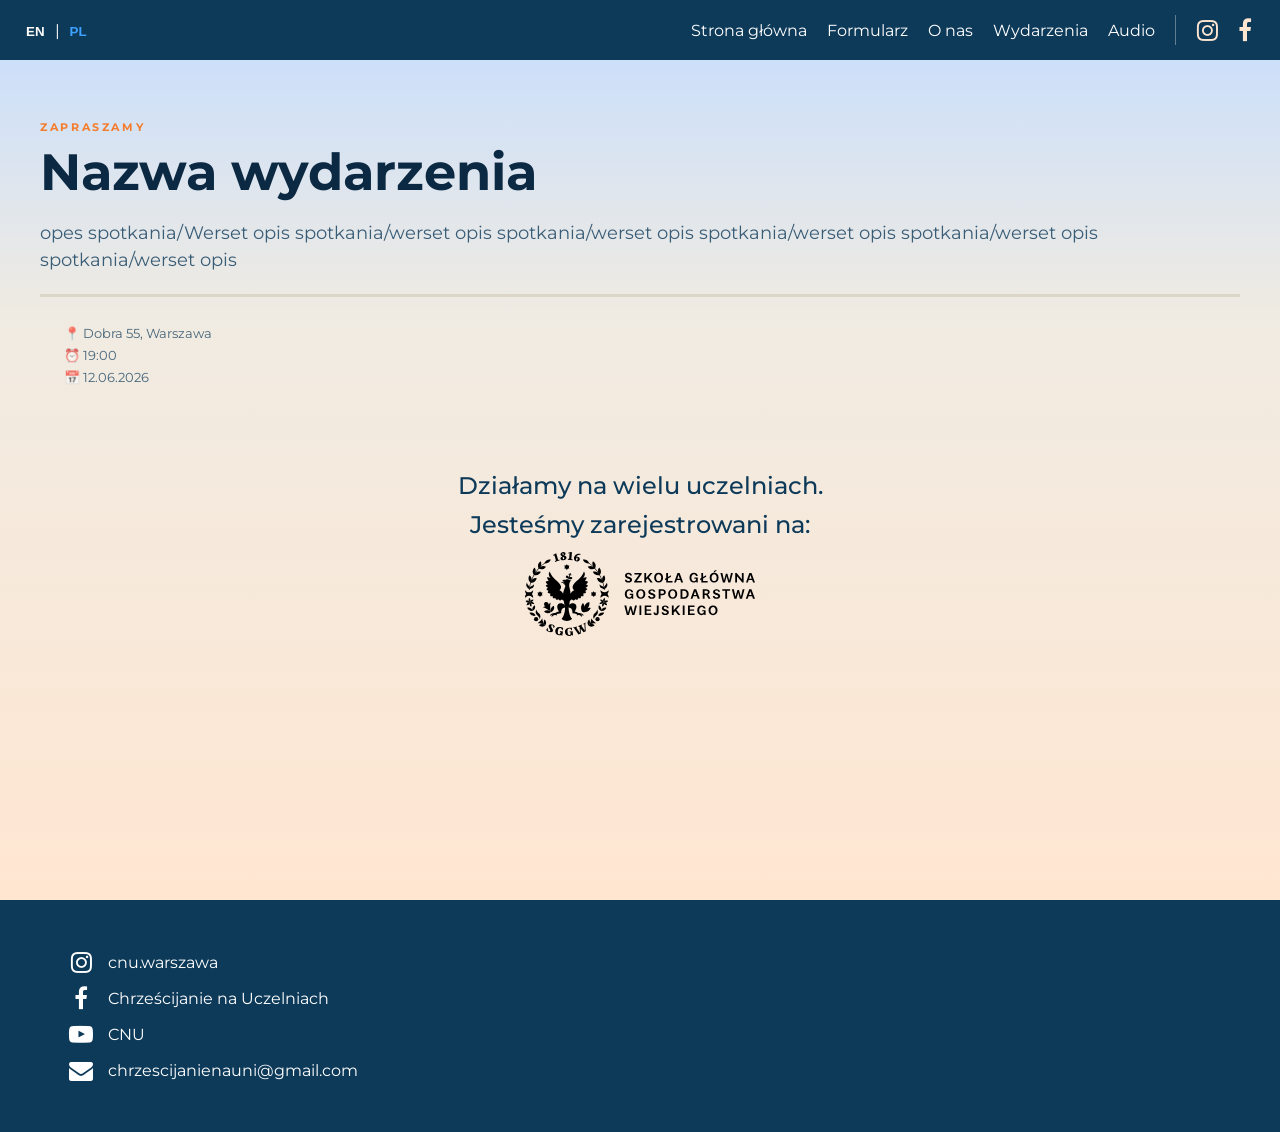
<file: special-event.html>
<!DOCTYPE html>
<html lang="pl">

<head>
    <meta charset="UTF-8">
    <meta name="viewport" content="width=device-width, initial-scale=1.0">
    <title>CNU – Chrześcijanie na Uczelniach</title>
    <link
        href="https://fonts.googleapis.com/css2?family=Montserrat:wght@400;600;700;800;900&family=Lora:ital,wght@0,400;0,600;1,400&display=swap"
        rel="stylesheet">
    <link rel="stylesheet" href="styles.css">
    <link rel="stylesheet" href="css/event-notice.css">
    <link rel="stylesheet" href="https://cdnjs.cloudflare.com/ajax/libs/font-awesome/4.7.0/css/font-awesome.min.css">
</head>

<body>

    <nav id="mainNav">
        <div class="nav-left">
            <div class="lang-switcher">
                <button data-lang="en" onclick="setLang('en')" id="lang-en">EN</button>
                <span>|</span>
                <button data-lang="pl" onclick="setLang('pl')" id="lang-pl">PL</button>
            </div>
        </div>

        <div class="nav-right">
            <div class="nav-links" id="navLinks">
                <a href="index.html" data-i18n="home">Home</a>
                <a href="formularz.html" data-i18n="form">Form</a>
                <a href="about.html" data-i18n="about">About</a>
                <a href="events.html" data-i18n="events">Events</a>
                <a href="audio.html" data-i18n="audio-nav">Audio</a>
            </div>

            <div class="nav-social" aria-label="Social media">
                <a href="https://www.instagram.com/cnu_warszawa/" target="_blank" rel="noopener noreferrer"
                    aria-label="Instagram" title="Instagram">
                    <i class="fa fa-instagram" aria-hidden="true"></i>
                </a>
                <a href="https://www.facebook.com/share/18swFGHHTY/?mibextid=wwXIfr" target="_blank"
                    rel="noopener noreferrer" aria-label="Facebook" title="Facebook">
                    <i class="fa fa-facebook" aria-hidden="true"></i>
                </a>
            </div>

            <button class="burger" id="burgerBtn">
                <span></span>
                <span></span>
                <span></span>
            </button>
        </div>
    </nav>
    <section class="event-page-section full" style="margin:0;">

        <div class="events-section-cards" onclick="goToSpecialEvent()">

            <div class="events-section-header" style="align-content: start;">
                <div>
                    <span class="events-label">Zapraszamy</span>
                    <h2>Nazwa wydarzenia</h2>
                </div>
            </div>
            <div class="special-event-description">
                <p>opes spotkania/Werset opis spotkania/werset opis spotkania/werset opis spotkania/werset opis
                    spotkania/werset opis spotkania/werset opis </p>
            </div>
            <div class="special-event-card" onclick="goToSpecialEvent()">
                <div class="special-event-meta">

                    <span>📍 Dobra 55, Warszawa</span>
                    <span>⏰ 19:00</span>
                    <span>📅 12.06.2026</span>
                </div>
            </div>
        </div>
      <section class="university-registration" aria-labelledby="university-registration-text">
    <p id="university-registration-text" data-i18n="university-registration">Działamy na wielu uczelniach.<br>Jesteśmy zarejestrowani na:</p>
    <a class="university-registration-logo" href="https://www.sggw.edu.pl/" target="_blank" rel="noopener noreferrer">
      <img src="images/sggw-logo.svg" width="1958" height="712" loading="lazy" decoding="async"
        alt="SGGW — Warsaw University of Life Sciences / Szkoła Główna Gospodarstwa Wiejskiego w Warszawie">
    </a>
  </section>
  </section>

    <section class="contacts">

        <a class="contact-item" href="https://www.instagram.com/cnu_warszawa/" target="_blank">
            <i class="fa fa-instagram"></i>
            <span>cnu.warszawa</span>
        </a>

        <a class="contact-item" href="https://www.facebook.com/share/18swFGHHTY/?mibextid=wwXIfr" target="_blank">
            <i class="fa fa-facebook"></i>
            <span>Chrześcijanie na Uczelniach</span>
        </a>

        <a class="contact-item" href="https://youtube.com/@chrzescijanienauczelniach?si=SWbZchQ-9XUdnxLL"
            target="_blank">
            <i class="fa fa-youtube-play"></i>
            <span>CNU</span>
        </a>
        <a class="contact-item" href="#" id="copy-email">
            <i class="fa fa-envelope"></i>
            <span>chrzescijanienauni@gmail.com</span>
        </a>
    </section>



    <script src="js/script.js"></script>
    <script src="js/translation.js"></script>
    <!-- <script src="js/event-notice.js" defer></script> -->
</body>

</html>
</file>
<file: styles.css>
* {
  box-sizing: border-box;
  /* outline: 1px solid red;*/
  /*debugging tool to see element boundaries*/

}

body {
  margin: 0;
  font-family: 'Montserrat', sans-serif;
  overflow-x: hidden;

}

a:hover {
  color: rgb(0, 170, 255);
}

#mainNav {
  z-index: 2000;
  transition:
    background 0.35s ease,
    box-shadow 0.35s ease,
    padding 0.35s ease,
    backdrop-filter 0.35s ease;

}

#mainNav.scrolled {
  z-index: 2000;
  background:
    rgba(14, 58, 90, 0.88);

  backdrop-filter: blur(12px);

  box-shadow:
    0 10px 30px rgba(0, 0, 0, 0.18);

  padding:
    10px 20px;
}

/* =========================
   BURGER ANIMATION
========================= */

.burger span {
  transition:
    transform 0.3s ease,
    opacity 0.3s ease,
    background 0.3s ease;
}

.burger.active span:nth-child(1) {
  transform:
    rotate(45deg) translate(5px, 5px);
}

.burger.active span:nth-child(2) {
  opacity: 0;
}

.burger.active span:nth-child(3) {
  transform:
    rotate(-45deg) translate(6px, -6px);
}

/* =========================
   MOBILE MENU ANIMATION
========================= */

@media (max-width: 768px) {

  .nav-links {

    opacity: 0;

    transform:
      translateY(-10px);

    transition:
      opacity 0.35s ease,
      transform 0.35s ease;

    pointer-events: none;
  }

  .nav-links.active {

    opacity: 1;

    transform:
      translateY(0);

    pointer-events: auto;
  }

  .nav-links a {

    opacity: 0;
  }

}

/* stagger animation */

@keyframes navLinkFade {

  from {

    opacity: 0;

    transform:
      translateY(-12px);

  }

  to {

    opacity: 1;

    transform:
      translateY(0);

  }

}

/* =========================
   COPY EMAIL EFFECT
========================= */

.contact-item {

  transition:
    transform 0.25s ease,
    background 0.25s ease,
    color 0.25s ease;
}

.contact-item:hover {

  transform:
    translateX(6px);

  background:
    rgba(255, 255, 255, 0.05);
}

.contact-item.copied {

  background:
    rgba(244, 124, 44, 0.15);

  color:
    #f47c2c;
}




#mainNav {
  z-index: 2000;
  display: flex;
  position: fixed;
  top: 0;
  left: 0;
  width: 100%;
  height: 60px;
  background: #0e3a5a;
  /* dark blue */
  color: white;
  display: flex;
  justify-content: space-between;
  align-items: center;
  padding: 15px 20px;
  z-index: 2000;
  transition: transform 0.25s ease, box-shadow 0.25s ease;
  /*controls what appears on top of what on your page*/
}

#mainNav.hidden {
  transform: translateY(-100%);
}

#mainNav.scrolled {
  box-shadow: 0 8px 24px rgba(8, 26, 44, 0.18);
}

.nav-right {
  display: flex;
  align-items: center;
  gap: 16px;
}

.nav-social {
  display: flex;
  align-items: center;
  gap: 8px;
  margin-left: 4px;
  padding-left: 16px;
  border-left: 1px solid rgba(255, 255, 255, 0.35);
  flex-shrink: 0;
}

.nav-social a {
  width: 30px;
  height: 30px;
  display: inline-flex;
  align-items: center;
  justify-content: center;
  color: #ffe6d1;
  text-decoration: none;
  transition: color 0.2s ease, transform 0.2s ease;
}

.nav-social a i {
  display: block;
  font-size: 24px;
  line-height: 1;
}



.nav-links {
  display: flex;
  gap: 20px;
  z-index: 2000;
}

.nav-links a {
  color: white;
  text-decoration: none;
  /* margin-left: 20px;
  font-weight: 500;*/
}

.nav-links a.active {
  color: rgb(106, 106, 106);
  font-weight: 600;
  z-index: 2000;

}

.lang-switcher button {
  background: none;
  border: none;
  color: white;
  font-weight: 600;
  cursor: pointer;
}

.lang-switcher button.active-lang {
  color: #3ea1ff;
}

.lang-switcher button:hover {
  color: rgb(0, 170, 255);
}

/* HERO SECTION */
.hero {
  height: 80vh;
  overflow: hidden;
  position: relative;

  display: flex;
  align-items: center;
  justify-content: center;

}

.hero-bg {
  position: absolute;
  inset: 0;
  background-position: center;
  background-size: cover;
  background-repeat: no-repeat;
  opacity: 0;
  transform: scale(1.31);
  /* Startujemy od lekkiego powiększenia lub 1.0 */
  transition: opacity 1.5s ease, transform 0.5s ease;
  /* Płynne wygaszanie skali */
}

.hero-bg.active {
  opacity: 1;
  transform: scale(1);
  /* Reset bazy dla animacji */
  animation: zoomEffect 5s linear forwards;
}



.center-header {
  text-align: center;
  background-color: #c4ddff;
  color: #0e3a5a;
  font-style: italic;
  padding-top: 40px;
  padding-bottom: 40px;
}

.center-header h1 {
  margin: 0;

}

@keyframes zoomEffect {
  from {
    transform: scale(1);
  }

  to {
    transform: scale(1.3);
  }
}

/* Dark overlay (like your screenshot)???????????what is this????????????????? */
.hero::before {
  content: "";
  position: absolute;
  inset: 0;
  background: rgba(0, 0, 0, 0.6);
  z-index: 1;
}

/* Content */
.hero-overlay {
  position: relative;
  text-align: center;
  color: white;
  z-index: 2;
}

.hero h1 {
  font-size: 4rem;
  font-weight: 800;
  margin-bottom: 10px;
}

.hero p {
  font-size: 1.2rem;
  margin-bottom: 20px;
}


/* Button */
.cta-btn {
  background: #f47c2c;
  color: white;
  border: none;
  padding: 15px 40px;
  font-size: 1rem;
  border-radius: 30px;
  cursor: pointer;
  font-weight: 600;
  transition: 0.3s;
  /* shadow */
  box-shadow:
    0 10px 20px rgba(0, 0, 0, 0.25),
    0 4px 8px rgba(0, 0, 0, 0.15);
}

.cta-btn-onmain {
  background: #f47c2c7e;
  color: white;
  border: none;
  padding: 15px 40px;
  font-size: 1rem;
  border-radius: 30px;
  cursor: pointer;
  font-weight: 600;
  transition: 0.3s;
  /* shadow */
  box-shadow:
    0 10px 20px rgba(0, 0, 0, 0.25),
    0 4px 8px rgba(0, 0, 0, 0.15);
}



.center {
  text-align: center;
}

.cta-btn:hover {
  background: #703510;
}

/* BURGER MENU */
.burger {
  display: none;
  flex-direction: column;
  gap: 5px;
  background: none;
  border: none;
  cursor: pointer;
}

.burger span {
  width: 25px;
  height: 3px;
  background: white;
  display: block;
  border-radius: 2px;
}

.active-lang {
  color: #00aaff;
  font-weight: 700;
}

/*nice animation*/
.burger.active span:nth-child(1) {
  transform: rotate(45deg) translate(5px, 5px);
}

.burger.active span:nth-child(2) {
  opacity: 0;
}

.burger.active span:nth-child(3) {
  transform: rotate(-45deg) translate(6px, -6px);
}


/* MOBILE for burger menu*/
@media (max-width: 768px) {

  .nav-right {
    gap: 8px;
  }

  .nav-social {
    gap: 4px;
    margin-left: 0;
    padding-left: 0;
    border-left: none;
  }

  .burger {
    display: flex;
  }

  .nav-links {
    position: absolute;
    top: 100%;
    right: 0;
    background: #0e3a5a;
    width: 100%;
    flex-direction: column;
    align-items: center;
    display: none;
    padding: 20px 0;
    z-index: 2000;

  }

  .nav-links a {
    margin: 10px 0;
    font-size: 18px;
  }

  .nav-links.active {
    display: flex;
    color: darkblue;
    z-index: 2000;

  }



}

.hero-description {
  max-width: 800px;
  margin: 40px auto;
  padding: 0 70px;
  text-align: center;
  font-size: large;
}


.meetings-containers {

  background-color: #c4ddff;
  padding: 40px 20px;
  position: relative;

  display: grid;

  /* responsive grid */
  grid-template-columns: repeat(auto-fit, minmax(250px, 1fr));

  gap: 30px;

  align-items: start;
  overflow: hidden;
}

.side-image-right {
  position: absolute;
  right: -100px;
  transform: translateY(-50%);
  width: 200px;
}

.side-image-left {
  position: absolute;
  left: -100px;
  transform: translateY(-50%);
  width: 200px;
  z-index: 3;
}

.meeting-card {
  display: flex;
  flex-direction: column;
  justify-content: center;

  background: rgba(14, 58, 90, 0.75);
  backdrop-filter: blur(4px);
  /*glass effect*/
  padding: 40px;
  border-radius: 10px;
  margin-bottom: 30px;
  color: white;

  transition:
    /*Makes animation smooth.*/
    transform 0.3s ease,
    background 0.3s ease,
    opacity 0.3s ease;

  opacity: 0.8;
  /*transparency;*/
  position: relative;
  z-index: 5;
  height: 100%;
}

/* DESKTOP hover */
@media (hover: hover) {

  .meeting-card:hover {
    opacity: 1;
    transform: scale(1.03);
    background: rgba(14, 58, 90, 0.9);
  }
}

/* MOBILE style */
@media (max-width: 768px) {
  .meeting-card {
    width: 100%;
    opacity: 1;
    background: rgb(86, 122, 156);
    opacity: 0.9;
    padding: 28px;
    border-radius: 18px;
    transform: none;
  }
}

.meeting-title {
  background: #658ec7;
  text-transform: uppercase;
  padding: 18px 25px;
  border-radius: 12px;

  font-size: 1.3rem;
  font-weight: 700;

  margin-bottom: 5px;
  width: 100%;
  box-sizing: border-box;
  display: block;
  overflow-wrap: break-word;

}

.meeting-text {
  overflow: hidden;
  transition: max-height 0.4s ease;
}

.meeting-text.collapsed {
  max-height: 150px;
  mask-image: linear-gradient(to bottom, black 80%, transparent);
}

.meeting-text.expanded {
  max-height: 1000px;
  /* достатньо велике значення */
}

.more-btn {
  background: none;
  border: none;
  color: #ffffff8f;
  cursor: pointer;
  margin-bottom: 20px;
  font-size: 1rem;
  align-self: flex-end;
  font-style: italic;

}

.contacts {
  display: flex;
  flex-direction: column;
  gap: 12px;
  padding: 50px;
  background: #0e3a5a;
}

.contact-item {
  display: grid;
  grid-template-columns: 30px 1fr;
  align-items: center;
  gap: 12px;
  padding: 0 16px;
  border-radius: 12px;
  text-decoration: none;
  color: white;
  font-size: 16px;
  min-width: 0;
}

.contact-item i {
  font-size: 24px;
  width: 30px;
  text-align: center;
}

.contact-item span,
.contact-item a,
.contact-item p {
  min-width: 0;
  overflow-wrap: break-word;
  word-break: break-word;
}

@media (max-width: 480px) {
  .contacts {
    padding: 30px 16px;
  }

  .contact-item {
    font-size: 14px;
    padding: 0;
  }
}

/* =========================
   FORM SECTION
========================= */
input,
select,
textarea {
  background-color: #ffffff !important;
}

.form-section {
  background:
    linear-gradient(135deg,
      #ffffff 0%,
      #ffffff 35%,
      #d7e6ff 35%,
      #d7e6ff 45%,
      #ffffff 45%,
      #ffffff 55%,
      #ff944d 55%,
      #ff944d 65%,
      #ffffff 65%);
  position: relative;
  overflow: hidden;
  padding-bottom: 60px;
}

/* =========================
   HERO
========================= */
.hero-wave {
  position: absolute;
  bottom: -1px;
  left: 0;
  width: 100%;
  height: 80px;
  background: white;
  clip-path: ellipse(75% 100% at 50% 100%);
}

.form-hero {
  height: 220px;
  background:
    url('images/book.png') center/cover no-repeat;

  position: relative;
  margin-top: 60px;
  background-size: 200%;

}

.form-hero::after {
  content: "";
  position: absolute;
  bottom: 0;
  left: 0;
  right: 0;
  height: 60px;

}

.form-hero-overlay {
  position: absolute;
  inset: 0;
  background: rgba(0, 0, 0, 0.4);

  display: flex;
  align-items: center;
  justify-content: center;
  text-align: center;
}

.form-hero-overlay h2 {
  color: white;
  font-size: 3rem;
  line-height: 1;
  font-weight: 600;
  margin: 0;
}

/* =========================
   FORM
========================= */

.form {
  width: 85%;
  max-width: 320px;
  margin: 30px auto 0 auto;
  /*from prev element*/
  position: relative;
  z-index: 2;
}

.form label {
  display: block;
  margin-bottom: 8px;
  margin-top: 18px;

  color: #0e3a5a;
  font-size: 12px;
  letter-spacing: 2px;
  font-weight: 600;
}

.form input,
.form textarea,
.form select {
  width: 100%;
  border: none;
  outline: none;

  background: #d9d9d9;

  padding: 18px 22px;

  border-radius: 18px;
  /*!!! see if font famili is correct*/
  font-size: 16px;
  font-family: 'Montserrat', sans-serif;

  box-shadow:
    0 8px 18px rgba(0, 0, 0, 0.15),
    0 2px 6px rgba(0, 0, 0, 0.08);
}

.form textarea {
  min-height: 90px;
  resize: vertical;
}

.form select {
  border-radius: 8px;
  padding: 10px;
  background: #ececec;
}

/* =========================
   RADIO BUTTONS
========================= */

.gender-row {
  display: flex;
  gap: 30px;
  margin-top: 10px;
}

.radio-option {
  display: flex !important;
  align-items: center;
  gap: 8px;

  font-size: 14px !important;
  letter-spacing: 0 !important;
  margin-top: 0 !important;

  color: #666 !important;
}

.radio-option input {
  display: none;
}

.radio-option span {
  width: 18px;
  height: 18px;
  border: 2px solid #ddd;
  border-radius: 50%;
  display: inline-block;
  background: white;
  position: relative;
}

.radio-option input:checked+span::after {
  content: "";
  position: absolute;
  width: 8px;
  height: 8px;
  background: #0e3a5a;
  border-radius: 50%;
  top: 50%;
  left: 50%;
  transform: translate(-50%, -50%);
}

/* =========================
   BUTTON
========================= */

.submit-row {
  display: flex;
  align-items: center;
  justify-content: center;
  gap: 14px;
  margin-top: 30px;
}

.send-btn {
  background: rgba(14, 58, 90, 0.88);
  color: white;
  border: none;
  padding: 16px 70px;
  border-radius: 40px;
  font-size: 20px;
  font-weight: 700;
  cursor: pointer;
  box-shadow:
    0 10px 20px rgba(0, 0, 0, 0.2),
    0 4px 8px rgba(0, 0, 0, 0.1);
  transition: 0.3s;
}

.send-btn:hover {
  transform: translateY(-2px);
  background: #003f9f;
}

.send-btn.is-loading {
  pointer-events: none;
  opacity: 0.9;
}

.form-loader {
  width: 18px;
  height: 18px;
  border: 3px solid rgba(14, 58, 90, 0.2);
  border-top-color: #0e3a5a;
  border-radius: 50%;
  animation: spin 0.8s linear infinite;
  display: none;
}

.form-loader.visible {
  display: block;
}

@keyframes spin {
  to {
    transform: rotate(360deg);
  }
}

#status.loading {
  color: #0e3a5a;
  font-weight: 600;
}

/* =========================
   MOBILE
========================= */

@media (max-width: 768px) {

  .study-hero-overlay h2 {
    font-size: 2.6rem;
  }

  .form {
    width: 88%;
  }

}


.error {
  color: #d10000;
  font-size: 12px;
  margin-top: 6px;
  min-height: 14px;
  /* keeps layout stable */
  letter-spacing: 0.5px;
}

.form input,
.form select,
.form textarea {
  transition: 0.9s ease;
}

/*???????????????????????*/
.form input:focus,
.form select:focus,
.form textarea:focus {
  outline: none;
  box-shadow: 0 0 0 3px rgba(0, 82, 204, 0.15);
}

.input-error {
  border: 2px solid red !important;
}

.input-valid {
  border: 2px solid #1db954 !important;
}

.gender-row {
  display: flex;
  flex-direction: column;
  gap: 12px;
  margin-top: 10px;
}

/* FIX CHECKBOXES */
.hobby-item input[type="checkbox"] {
  width: 18px;
  height: 18px;
  margin: 0;
  padding: 0;
  accent-color: #0e3a5a;
  cursor: pointer;

  /* removes inherited form styles */
  border-radius: 4px;
  box-shadow: none;
}

/* row layout */
.hobby-item {
  display: flex;
  align-items: center;
  gap: 10px;
  margin-bottom: 14px;
}

/* label */
.hobby-item label {
  margin: 0;
  cursor: pointer;
  font-size: 16px;
  color: #0e3a5a;
  letter-spacing: 0;
  font-weight: 500;
}

/* =========================
   INSTAGRAM REELS
========================= */

.reels-container {
  display: flex;
  flex-direction: column;
  align-items: center;
  gap: 30px;
}

/* each reel */
.instagram-section {
  display: flex;
  justify-content: center;
  width: 100%;
}

/* reel */
.reel-video {
  width: 360px;
  height: 640px;

  max-width: 100%;

  border-radius: 18px;
  object-fit: cover;

  box-shadow:
    0 4px 20px rgba(0, 0, 0, 0.15);
}

/* DESKTOP */
@media (min-width: 1069px) {

  .reels-container {
    flex-direction: row;
    flex-wrap: wrap;
    justify-content: center;
    align-items: flex-start;
    gap: 40px;
  }

  .event-page-section {
    padding-top: 110px;
  }

  .events-section-cards {
    max-width: 980px;
    grid-template-columns: minmax(220px, 1fr) minmax(220px, 1.25fr) minmax(220px, 1fr);
    gap: 22px 20px;
    align-items: center;
    padding: 28px 20px 48px;
  }

  .events-section-header {
    grid-column: 1 / -1;
    margin-bottom: 8px;
  }

  .events-section-header>div {
    max-width: 780px;
  }

  .about-title {
    font-size: clamp(2.2rem, 4vw, 3.3rem);
    line-height: 1.1;
    margin-top: 6px;
  }

  .instagram-section {
    width: 100%;
    max-width: 260px;
    display: flex;
    justify-content: center;
    align-self: center;
    margin: 0 auto;
  }

  .reel-left {
    grid-column: 1;
  }

  .reel-right {
    grid-column: 3;
  }

  .about-text-block {
    grid-column: 2;
    width: 100%;
    max-width: 300px;
    margin: 0 auto;
    padding: 0;
    font-size: 1.02rem;
    text-align: left;
    align-self: center;
  }

  .about-text-block p {
    margin: 0 0 14px;
    line-height: 1.7;
  }

  .reel-video {
    width: 100%;
    max-width: 260px;
    height: auto;
    aspect-ratio: 9 / 16;
    border-radius: 26px;
  }
}

@media (min-width: 760px) and (max-width: 1068px) {

  .events-section-cards {
    grid-template-columns: 1fr 1.15fr;
    gap: 20px 18px;
    align-items: center;
    max-width: 820px;
  }

  .events-section-header {
    grid-column: 1 / -1;
  }

  .reel-left {
    grid-column: 1;
  }

  .about-text-block {
    grid-column: 2;
    padding: 0 8px;
    margin: 0;
  }

  .reel-right {
    grid-column: 1 / -1;
  }

  .reel-video {
    width: 100%;
    max-width: 360px;
    height: auto;
    aspect-ratio: 9 / 16;
  }
}

/* MOBILE */
@media (max-width: 768px) {

  .reel-video {
    width: 100%;
    max-width: 360px;
    height: auto;
    aspect-ratio: 9 / 16;
  }
}

#status {
  margin-top: 10px;
  font-weight: bold;
}




.verse-quote-about-us {
  font-size: 0.72rem;
  letter-spacing: 1px;
  color: #8a8a8a;
  text-transform: uppercase;
}



.about-us-containers {
  background:
    linear-gradient(180deg,
      #c4ddff 0%,
      rgb(240, 235, 226) 35%,
      #ffe6d1 100%);
  padding: 40px 20px;
  position: relative;
  display: grid;

  grid-template-columns:
    repeat(3, 1fr);

  gap: 30px;

}


.about-us-card {
  display: flex;
  flex-direction: column;
  justify-content: center;

  border: 1px solid rgba(26, 46, 74, 0.07);
  background: white;
  padding: 40px;
  border-radius: 10px;
  color: #0e3a5a;
  position: relative;
  z-index: 5;
  height: 100%;

}

.about-us-title {

  font-size: 1.3rem;
  font-weight: 700;

  margin-bottom: 5px;
  width: 100%;
  box-sizing: border-box;
  display: block;
  overflow-wrap: break-word;
}

@media (max-width: 900px) {

  .about-us-containers {
    grid-template-columns:
      repeat(2, 1fr);
  }
}

@media (max-width: 600px) {

  .about-us-containers {
    grid-template-columns: 1fr;
  }
}

.label-events {
  font-size: 11px;
  font-weight: 600;
  letter-spacing: 0.2em;
  text-transform: uppercase;
  display: block;
  font-style: normal;
}

.bnt-events {
  background: transparent;
  color: rgba(255, 255, 255, 0.8);
  border: 1.5px solid rgba(255, 255, 255, 0.22);
}


/* =================================
   EVENTS PAGE
================================= */

.center-header-events {
  text-align: center;
  color: #0e3a5a;
  font-style: italic;
  padding-top: 10px;
  padding-bottom: 10px;
  background-color: #ffe6d1;

}

.center-header-about-us {
  text-align: center;
  color: #0e3a5a;
  font-style: italic;
  padding-top: 10px;
  padding-bottom: 10px;
  background-color: #c4ddff;
}

.events-hero {
  position: relative;
  min-height: 72vh;

  display: flex;
  align-items: center;
  justify-content: center;

  overflow: hidden;



  padding:
    120px 20px 80px;
}

.events-hero-glow {
  position: absolute;
  inset: 0;

  background:
    radial-gradient(circle at 80% 20%,
      rgba(244, 124, 44, 0.15),
      transparent 25%);

  pointer-events: none;
}

.events-hero-content {
  position: relative;
  z-index: 2;

  max-width: 850px;

  text-align: center;
  color: white;
}

.events-eyebrow {
  display: inline-block;

  font-size: 12px;
  letter-spacing: 0.25em;
  text-transform: uppercase;

  color: #f4b183;

  margin-bottom: 24px;

  font-weight: 700;
}




.events-hero p {
  margin:
    30px auto 0;

  max-width: 540px;

  font-size: 1.1rem;
  line-height: 1.8;

  color: rgba(255, 255, 255, 0.72);
}

.events-hero-buttons {
  display: flex;
  justify-content: center;
  gap: 16px;
  flex-wrap: wrap;

  margin-top: 40px;
}

/* BUTTONS */

.events-btn-primary,
.events-btn-secondary,
.events-outline-btn {
  text-decoration: none;
  transition: 0.25s ease;
}

.events-btn-primary {
  background: #f47c2c;
  color: white;

  padding: 15px 30px;
  border-radius: 999px;

  font-weight: 700;

  box-shadow:
    0 12px 30px rgba(0, 0, 0, 0.22);
}

.events-btn-primary:hover {
  transform: translateY(-2px);
  background: #ff8f45;
}

.events-btn-secondary {
  border: 1px solid rgba(255, 255, 255, 0.22);

  color: rgba(255, 255, 255, 0.85);

  padding: 15px 30px;
  border-radius: 999px;
}

.events-btn-secondary:hover {
  border-color: rgba(255, 255, 255, 0.5);
  color: white;
}

.events-outline-btn {
  border: 1px solid rgba(255, 255, 255, 0.16);

  color: rgba(255, 255, 255, 0.85);

  padding: 12px 20px;
  border-radius: 999px;

  font-size: 14px;
}

.events-outline-btn:hover {
  background: rgba(255, 255, 255, 0.05);
}

.small-btn {
  padding: 12px 22px;
  font-size: 14px;
}

/* SECTION */
.main-events-section {
  background-color: #081f33;
  padding: 90px 20px;
}

.events-section {
  background:
    linear-gradient(180deg,
      #0b2942 0%,
      #081b2d 100%);

  padding: 90px 20px;
}

.events-section-header h2 {
  color: #0b2942;
  font-size: clamp(2rem, 4vw, 3.4rem);
  max-width: 100%;

  margin: 0;

  line-height: 1.1;
  grid-column: 1 / -1;

  text-align: left;
}

.btn-events {
  background: transparent;
  color: #0e3a5a;
  background-color: rgb(196, 221, 255);
  border: 1.5px solid rgb(196, 221, 255);
  padding: 12px 22px;
  border-radius: 10px;
  width: 90%;

  cursor: pointer;
  font-weight: 600;
  transition: 0.3s;
  /* shadow */
  box-shadow:
    0 10px 20px rgba(0, 0, 0, 0.25),
    0 4px 8px rgba(0, 0, 0, 0.15);


}

.btn-events:hover {
  background: #0e3a5a;
  color: white;
}

.events-label {
  display: block;

  font-size: 11px;
  letter-spacing: 0.24em;
  text-transform: uppercase;

  color: #f47c2c;

  margin-bottom: 10px;

  font-weight: 700;
}

.events-section-header h2 {
  color: #0b2942;
  font-size: clamp(2rem, 4vw, 3.4rem);
  max-width: 100%;

}

/* GRID */

.events-grid {
  max-width: 1200px;
  margin: 0 auto;

  display: grid;

  grid-template-columns:
    repeat(3, 1fr);

  gap: 24px;
}

/* CARD */

.event-card {
  background:
    rgba(255, 255, 255, 0.04);

  border:
    1px solid rgba(255, 255, 255, 0.08);

  border-radius: 24px;

  overflow: hidden;

  backdrop-filter: blur(10px);

  transition:
    transform 0.25s ease,
    border-color 0.25s ease,
    box-shadow 0.25s ease;
}

.event-card:hover {
  transform: translateY(-6px);

  border-color:
    rgba(244, 124, 44, 0.45);

  box-shadow:
    0 24px 50px rgba(0, 0, 0, 0.28);
}

/* FEATURED */

.featured-event {
  grid-column: span 2;

  display: grid;

  grid-template-columns:
    1.05fr 1fr;
}

/* IMAGE */

.event-image {
  position: relative;

  min-height: 280px;

  background:
    linear-gradient(135deg,
      #1e4f77,
      #0e3a5a);

  display: flex;
  align-items: center;
  justify-content: center;
}

.small-image {
  min-height: 190px;
}

.event-image-overlay {
  position: absolute;
  inset: 0;

  background:
    repeating-linear-gradient(-45deg,
      transparent,
      transparent 12px,
      rgba(255, 255, 255, 0.03) 12px,
      rgba(255, 255, 255, 0.03) 13px);
}

.event-image-content {
  position: relative;
  z-index: 2;

  font-size: 3rem;

  opacity: 0.7;
}

.event-badge {
  position: absolute;
  top: 20px;
  left: 20px;

  z-index: 3;

  background: #f47c2c;
  color: white;

  font-size: 11px;
  font-weight: 700;

  letter-spacing: 0.12em;

  padding: 8px 12px;

  border-radius: 999px;
}



.event-meta {
  display: flex;
  flex-direction: column;
  gap: 6px;

  margin-bottom: 18px;

  color: rgb(25, 18, 126);

  font-size: 14px;
}

.event-content p {
  color: rgba(255, 255, 255, 0.72);

  line-height: 1.8;

  flex: 1;
}

.event-footer {
  margin-top: 28px;
}

/* RESPONSIVE */

@media (max-width: 980px) {

  .events-grid {
    grid-template-columns: 1fr;
  }

  .featured-event {
    grid-column: span 1;
    grid-template-columns: 1fr;
  }

  .event-image {
    min-height: 220px;
  }
}

@media (max-width: 640px) {

  .events-hero {
    min-height: 65vh;
  }

  .events-hero-buttons {
    flex-direction: column;
  }

  .events-btn-primary,
  .events-btn-secondary {
    width: 100%;
  }

  .event-content {
    padding: 22px;
  }

  .events-section {
    padding: 70px 16px;
  }
}

/* =========================
   EVENTS CAROUSEL
========================= */

.main-events-section {

  background:
    linear-gradient(180deg,
      #ffe6d1 0%,
      #c4ddff 100%);

  padding: 80px 20px;
}

.events-carousel-wrapper {

  position: relative;

  max-width: 1200px;
  margin: 40px auto;
  margin-bottom: 0px;

}

.events-carousel {

  display: flex;

  gap: 24px;

  overflow-x: auto;

  touch-action: pan-x;

  overscroll-behavior-x: contain;

  scroll-behavior: smooth;

  scrollbar-width: none;

  padding: 10px;
}

.events-carousel::-webkit-scrollbar {
  display: none;
}

/* slides */

.event-slide {
  width: 100%;
  max-width: 320px;

  flex-shrink: 0;

  scroll-snap-align: center;

  border: 1px solid rgba(255, 255, 255, 0.15);

  box-shadow:
    0 14px 30px rgba(0, 0, 0, 0.12);

  transition:
    transform 0.3s ease,
    box-shadow 0.3s ease;
  margin-bottom: 0px;
}


/* desktop only hover */
@media (hover: hover) {

  .event-slide:hover {

    transform: translateY(-6px);

    box-shadow:
      0 24px 50px rgba(0, 0, 0, 0.18);
  }
}

/* info */

.event-info {

  display: flex;
  flex-direction: column;

  gap: 8px;

  margin:
    18px 0 24px;

  color:
    rgba(255, 255, 255, 0.82);

  font-size: 14px;
}

/* arrows */

.carousel-btn {

  position: absolute;

  top: 50%;

  transform: translateY(-50%);

  width: 52px;
  height: 52px;

  border: none;

  border-radius: 50%;

  background: transparent;
  color: white;

  font-size: 1.4rem;

  cursor: pointer;

  z-index: 50;

  transition:
    transform 0.25s ease,
    background 0.25s ease;
}

.prev-btn {
  left: -20px;
}

.next-btn {
  right: -20px;
}

/* mobile */

@media (max-width: 768px) {

  .event-slide {

    min-width: 85%;
  }
}

.event-page-section {
  min-height: 100vh;

  background-image: linear-gradient(rgb(196, 221, 255) 0%, rgb(240, 235, 226) 35%, rgb(255, 230, 209) 100%);

  padding: 80px 20px;
}

.events-section-cards {
  max-width: 1200px;
  margin: 0 auto;
  padding: 40px 20px;
  display: grid;
  grid-template-columns:
    repeat(auto-fit, minmax(300px, 320px));
  justify-content: center;
  gap: 28px;
}

.events-section-header {
  grid-column: 1 / -1;
}

.events-section-cards .meeting-card {
  margin-bottom: 0;
  height: 100%;
  border-radius: 22px;
  transition:
    transform 0.25s ease,
    box-shadow 0.25s ease,
    background 0.25s ease;
}

@media (hover: hover) {
  .events-section-cards .meeting-card:hover {
    transform: translateY(-6px);

    box-shadow:
      0 20px 40px rgba(0, 0, 0, 0.22);
  }
}

@media (max-width: 768px) {

  .events-section-cards {

    grid-template-columns: 1fr;

    justify-content: stretch;

    padding: 20px 12px;
  }

  .events-section-cards .meeting-card {
    width: 100%;
    max-width: 100%;
  }

}

@media (min-width: 900px) {
  .events-section-cards {
    grid-template-columns: repeat(2, minmax(0, 1fr));
  }
}

.about-title {
  text-align: left;
  margin: 0;
}


/* =========================
   CLEAN EVENTS LAYOUT
========================= */

.event-clean-card {

  display: flex;
  flex-direction: column;
  justify-content: space-between;

  padding: 28px 0;

  background: transparent;

  border: none;

  border-radius: 0;

  box-shadow: none;

  border-bottom:
    1px solid rgba(14, 58, 90, 0.14);

  color: #0e3a5a;

  transition:
    transform 0.25s ease,
    border-color 0.25s ease;
}

/* subtle hover */

.event-clean-card:hover {

  transform: translateY(-3px);

  border-bottom:
    1px solid rgba(244, 124, 44, 0.5);
}

.event-clean-title {

  font-size: 1.45rem;

  font-weight: 700;

  line-height: 1.3;

  margin-bottom: 16px;

  color: #5a3a0e;

  text-transform: uppercase;
}

.event-clean-info {

  display: flex;
  flex-direction: column;

  gap: 10px;

  margin:
    22px 0 26px;

  color:
    rgba(14, 58, 90, 0.72);

  font-size: 14px;
}

/* =========================
   EVENTS RAIL
========================= */

.events-rail {
  grid-column: 1 / -1;

  display: flex;
  flex-direction: column;
  gap: 24px;

  width: 100%;
  margin-top: 40px;
}

/* item */

.rail-item {

  position: relative;

  padding:
    28px 24px 30px;

  border-top:
    3px solid rgba(90, 66, 14, 0.12);



  cursor: pointer;
}



/* top row */

.rail-top {

  display: flex;

  justify-content: space-between;

  align-items: center;

  margin-bottom: 26px;
}

/* weekday */

.rail-day {

  font-size: 11px;

  font-weight: 700;

  letter-spacing: 0.24em;

  color: #f47c2c;
}

/* time */

.rail-time {

  font-size: 0.9rem;

  color:
    rgba(14, 58, 90, 0.6);

  font-weight: 600;
}

/* title */

.rail-item.event-featured > .center {
  margin-top: 24px;
}

.rail-item h3 {

  margin:
    0 0 12px;

  font-size: 1.45rem;

  line-height: 1.2;

  color: #0e3a5a;
}

/* location */

.rail-item p {

  margin: 0;

  color:
    rgba(14, 58, 90, 0.7);

  line-height: 1.6;
}

/* MOBILE */

@media (max-width: 768px) {

  .events-rail {
    gap: 10px;
  }

  .rail-item {

    padding:
      22px 0;
  }
}

/* =========================
   MODERN TIMELINE
========================= */

.modern-timeline-wrapper {

  position: relative;

  overflow-x: auto;

  overflow-y: visible;

  padding: 10px 0;

  scrollbar-width: none;
  grid-column: 1 / -1;

}

.modern-timeline-wrapper::-webkit-scrollbar {
  display: none;
}

/* CONTAINER */

.modern-timeline {

  position: relative;

  display: flex;

  gap: 28px;

  width: max-content;

  padding:
    50px 20px 10px;
}

/* HORIZONTAL LINE */

.modern-timeline::before {

  content: "";

  position: absolute;

  left: 20px;
  right: 20px;

  top: 56px;

  height: 2px;

  background:
    rgba(14, 58, 90, 0.16);
}

/* EVENT ITEM */

.timeline-event {

  position: relative;

  width: 120px;

  flex-shrink: 0;

  text-align: center;
}

/* DOT */
.timeline-dot {

  width: 12px;
  height: 12px;

  border-radius: 50%;

  background: #0e3a5a;

  position: absolute;

  top: 0;

  left: 50%;

  transform: translateX(-50%);

  z-index: 2;
}

/* ACTIVE DAY */

.timeline-event:hover .timeline-dot {

  transform:
    translate(-50%, -50%) scale(1.2);

  background: #f47c2c;
}

/* CONTENT */

.timeline-content {

  padding-top: 32px;

  display: flex;

  flex-direction: column;

  align-items: center;
}

/* DAY */

.timeline-day {

  display: inline-block;

  margin-bottom: 6px;

  font-size: 12px;

  font-weight: 700;

  letter-spacing: 0.22em;

  color: #f47c2c;
}

/* TITLE */

.timeline-content h4 {

  margin:
    0 0 4px;

  font-size: 0.9rem;

  font-weight: 700;

  color: #0e3a5a;

  line-height: 1.25;
}

/* DESCRIPTION */

.timeline-content p {

  margin: 0;

  font-size: 13px;

  color:
    rgba(14, 58, 90, 0.65);

  line-height: 1.4;
}

/* HOVER */

.timeline-event:hover .timeline-dot {

  transform:
    translateX(-50%) scale(1.2);

  background: #f47c2c;
}

.modern-timeline-wrapper .carousel-btn {
  top: 75px;
}

.modern-timeline-wrapper .prev-btn {
  left: 8px;
}

.modern-timeline-wrapper .next-btn {
  right: 8px;
}

.modern-timeline-scroll {

  overflow-x: auto;

  touch-action: pan-x;

  overscroll-behavior-x: contain;

  scroll-behavior: smooth;

  scrollbar-width: none;
}

.modern-timeline-scroll::-webkit-scrollbar {

  display: none;
}

.special-event-hero::before {
  display: none;
}

.special-event-bg {
  position: absolute;
  inset: 0;

  background: #153d6b;

  padding: 30px;

  display: flex;
  justify-content: center;
  align-items: center;
}

.special-event-poster {
  width: 100%;
  height: 100%;

  background: url("images/special-event.png") center center no-repeat;
  background-size: contain;
}

.rail-item a {
  text-decoration: none;
  color: inherit;
  cursor: pointer;
  text-decoration: underline;

}


/*=====================
special event page
======================*/
.special-event-card {
  padding: 28px 24px;
  border-top: 3px solid rgba(90, 66, 14, 0.12);
  cursor: pointer;
  transition: transform 0.25s ease, border-color 0.25s ease;
}


.special-event-title {
  font-size: 1.6rem;
  font-weight: 800;
  color: #0e3a5a;
  margin-bottom: 10px;
}

.special-event-subtitle {
  font-size: 0.95rem;
  font-style: italic;
  color: rgba(14, 58, 90, 0.7);
  margin-bottom: 18px;
}

.special-event-meta {
  display: flex;
  flex-direction: column;
  gap: 6px;
  font-size: 13px;
  color: rgba(14, 58, 90, 0.75);
}

.special-event-description {
  font-size: 0.95rem;
  color: rgba(14, 58, 90, 0.8);
  line-height: 1.5;

}


.gallery-card {
  position: relative;
  display: block;


  width: 100%;
  max-width: 900px;
  height: 280px;

  margin: 24px auto;

  overflow: hidden;
  border-radius: 24px;

  text-decoration: none;
}

.gallery-card img {
  width: 100%;
  height: 100%;

  object-fit: cover;

  transition: transform .4s ease;
}

.gallery-overlay {
  position: absolute;
  inset: 0;

  display: flex;
  align-items: flex-end;

  padding: 30px;

  background:
    linear-gradient(to top,
      rgba(0, 0, 0, .65),
      rgba(0, 0, 0, .15),
      transparent);
}

.gallery-overlay h3 {
  color: white;
  font-size: 2rem;
  font-weight: 700;
  margin: 0;
}

.gallery-card:hover img {
  transform: scale(1.06);
}

.gallery-section {
  background-color: rgb(196, 221, 255);
  padding: 0 20px 0 20px;
}

.photo-row {
  display: flex;
  gap: 18px;

  overflow-x: auto;
  overflow-y: hidden;

  padding: 15px 25px 25px;

  scroll-snap-type: x mandatory;

  -webkit-overflow-scrolling: touch;
}

.photo-row::-webkit-scrollbar {
  height: 8px;
}

.photo-row::-webkit-scrollbar-thumb {
  background: rgba(0, 0, 0, .15);
  border-radius: 20px;
}

.photo-row img {
  flex: 0 0 auto;

  width: 320px;
  height: 220px;

  object-fit: cover;

  border-radius: 20px;

  scroll-snap-align: start;

  box-shadow: 0 8px 25px rgba(0, 0, 0, .08);

  transition: transform .3s ease;
}

.vision-box {
  max-width: 100%;
  padding: 40px 40px;
  /*background:
    linear-gradient(180deg,
      #c4ddff 0%,
      rgb(240, 235, 226) 35%,
      #ffe6d1 100%);*/
  background: #0e3a5a;
  z-index: 100;

}

.vision-box p {
  font-size: 16px;
  line-height: 1.8;
  color: #dce9ff;
  margin: 0 0 16px 0;
}

.vision-box h2 {
  font-size: 26px;
  font-weight: 600;
  margin: 18px 0 22px 0;
  color: #ffe6d1;
}



.event-page-section.full .events-section-cards {
  max-width: none;
  width: 100%;
  margin: 0;
  display: block;
  margin-top: 0;
  /* ważne: wyłącza grid */
}

.special-event-description {
  width: 100%;
  max-width: none;
  margin: 20px 0;
}

.special-event-description p {
  font-size: 18px;
  line-height: 1.5;
  max-width: 100%;
}

#verseMain,
#verseReference {
  transition: transform 0.6s ease, opacity 0.6s ease;
}

.verse-text.swipe-out #verseMain,
.verse-text.swipe-out #verseReference {
  transform: translateX(-80px);
  opacity: 0;
}

.verse-text.swipe-in #verseMain,
.verse-text.swipe-in #verseReference {
  transform: translateX(80px);
  opacity: 0;
}

/* =========================
   VERSE SLIDER
========================= */

.verse-section {
  padding: 80px 20px;
  background: linear-gradient(180deg,
      #ffe6d1 0%,
      #eaf0ff 100%);

  display: flex;
  justify-content: center;
}

.verse-text {
  position: relative;

  width: 100%;
  max-width: 680px;

  /* ОДИНАКОВАЯ ВЫСОТА БЛОКА */
  min-height: 300px;

  margin: 0;
  padding: 55px;

  text-align: center;

  /* Не обрезаем кавычки */
  overflow: visible;
}

.verse-text p {
  margin: 0;

  font-family: 'Lora', serif;
  font-size: 1.28rem;
  line-height: 1.95;
  font-style: italic;
  font-weight: 400;

  color: #0e3a5a;
  letter-spacing: 0.2px;
}

.verse-text strong {
  color: #f47c2c;
  font-weight: 1000;
}

/* КАВЫЧКИ */

.quote {
  position: absolute;

  font-family: Georgia, serif;
  font-size: 5rem;
  line-height: 1;

  color: rgba(244, 124, 44, 0.25);

  pointer-events: none;

  z-index: 2;
}

.quote-open {
  top: 0;
  left: 5px;
}

.quote-close {
  right: 5px;
  bottom: 35px;
}

.verse-text footer {
  margin-top: 28px;

  font-size: 0.62rem;
  letter-spacing: 4px;

  color: #8a8a8a;
  text-transform: uppercase;
}

/* MOBILE */

@media (max-width: 768px) {

  .verse-section {
    padding: 45px 15px;
  }

  .verse-text {
    max-width: 100%;

    /* тоже фиксированная высота */
    min-height: 330px;

    padding: 50px 35px 65px;
  }

  .verse-text p {
    font-size: 1.12rem;
    line-height: 1.6;
  }

  .quote {
    font-size: 3.5rem;
  }

  .quote-open {
    top: 5px;
    left: 0;
  }

  .quote-close {
    right: 0;
    bottom: 30px;
  }

  .verse-text footer {
    margin-top: 22px;
    font-size: 0.55rem;
    letter-spacing: 2.5px;
  }
}

.verse-text {
  transition: transform 0.9s ease, opacity 0.9s ease;
}

.verse-text.verse-in {
  transform: translateX(0);
  opacity: 1;
}

.verse-text.verse-out {
  transform: translateX(100%);
  opacity: 0;
}

#verseMain,
#verseReference {
  display: block;
  transition: transform 0.6s ease, opacity 0.6s ease;
  transform: translateX(0);
  opacity: 1;
}

/* Уезжает вправо */
.verse-text.slide-out #verseMain,
.verse-text.slide-out #verseReference {
  transform: translateX(80px);
  opacity: 0;
}

/* Стартовая позиция нового текста — слева, без анимации */
.verse-text.slide-in-instant #verseMain,
.verse-text.slide-in-instant #verseReference {
  transition: none;
  transform: translateX(-80px);
  opacity: 0;
}

.verse-text {
  position: relative;

  width: 100%;
  max-width: 680px;

  /* ОДИНАКОВАЯ ВЫСОТА БЛОКА */
  min-height: 300px;

  margin: 0;
  padding: 55px;

  text-align: center;

  /* Не обрезаем кавычки */
  overflow: visible;

  /* ДОБАВЛЯЕМ ЦЕНТРИРОВАНИЕ ПО ВЕРТИКАЛИ */
  display: flex;
  flex-direction: column;
  justify-content: center;
  align-items: center;
}

@media (max-width: 768px) {
  .verse-text {
    max-width: 100%;
    min-height: 330px;
    padding: 50px 35px 65px;

    /* тоже добавляем */
    display: flex;
    flex-direction: column;
    justify-content: center;
    align-items: center;
  }

  /* остальное без изменений */
}
/* The registration section supplies the spacing above contacts. */
.event-page-section:has(> .university-registration),
.form-section:has(> .university-registration) {
  padding-bottom: 0;
}

/* University registration before contacts, sharing the page content background. */
.university-registration {
  background: transparent;
  color: #0e3a5a;
  padding: clamp(8px, 1.2vw, 14px) 20px;
  text-align: center;
}

.university-registration p {
  max-width: 640px;
  margin: 0 auto 8px;
  font-size: clamp(16px, 1.6vw, 19px);
  line-height: 1.6;
  font-weight: 500;
}

.university-registration-logo {
  display: block;
  width: min(140px, 100%);
  margin: 0 auto;
  border-radius: 4px;
}

.university-registration-logo img {
  display: block;
  width: 100%;
  height: auto;
}

.university-registration-logo:focus-visible {
  outline: 2px solid #0e3a5a;
  outline-offset: 8px;
}

@media (min-width: 769px) {
  .university-registration p {
    font-size: clamp(21px, 2vw, 24px);
  }

  .university-registration-logo {
    width: min(230px, 100%);
  }
}

/* Place the special-event badge on the right of the date row. */
.rail-top {
  gap: 16px;
}

.rail-meta,
.event-meta {
  display: flex;
  flex-direction: row;
  align-items: center;
  flex-shrink: 0;
  gap: 10px;
}

.event-meta {
  margin-left: auto;
}

.event-date-row {
  display: flex;
  align-items: center;
  flex-wrap: wrap;
  gap: 8px 12px;
}

.event-special-badge {
  display: inline-block;
  flex-shrink: 0;
  max-width: 100%;
  margin-left: auto;
  padding: 7px 12px;
  border-radius: 999px;
  background: #f47c2c;
  color: #fff;
  font-size: 12px;
  font-weight: 700;
  line-height: 1.4;
}
</file>
<file: css/audio.css>
.audio-page { background: linear-gradient(rgb(196, 221, 255) 0%, rgb(240, 235, 226) 35%, rgb(255, 230, 209) 100%); color: #0b2942; min-height: 80vh; padding: 150px 24px 100px; }
.audio-wrap { max-width: 1120px; margin: auto; }
.audio-intro { max-width: 690px; margin-bottom: 72px; }
.audio-eyebrow, .audio-category { color: #f47c2c; font-size: 11px; font-weight: 700; letter-spacing: .24em; text-transform: uppercase; }
.audio-intro h1 { font-size: clamp(2rem, 4vw, 3.4rem); line-height: 1.1; margin: 20px 0; }
.audio-intro p { color: #0e3a5a; font-size: 16px; line-height: 1.9; max-width: 590px; }
.audio-grid { display: grid; grid-template-columns: repeat(2, minmax(0, 1fr)); gap: 24px; }
.audio-card { border: 1px solid rgba(14, 58, 90, .18); border-radius: 20px; background: rgba(255, 255, 255, .6); box-shadow: 0 10px 30px rgba(14, 58, 90, .08); }
.audio-card-body { padding: 28px 24px 30px; }
.audio-card h3 { font-size: 1.45rem; line-height: 1.2; color: #0e3a5a; margin: 26px 0 12px; }
.audio-card p { color: rgba(14, 58, 90, .7); line-height: 1.6; margin: 0; }
.audio-placeholder { border-top: 1px solid #c4ddff; padding-top: 14px; margin-top: 14px; }
.audio-placeholder audio { display: block; width: 100%; height: 42px; }
@media (max-width: 680px) { .audio-page { padding: 120px 20px 70px; } .audio-intro { margin-bottom: 50px; } .audio-grid { grid-template-columns: 1fr; } .audio-card-body { padding: 24px; } }
.audio-conference { border: 1px solid rgba(14, 58, 90, .18); border-radius: 20px; background: rgba(255, 255, 255, .45); margin-bottom: 16px; }
.audio-conference summary { display: flex; justify-content: space-between; align-items: center; gap: 20px; padding: 24px; cursor: pointer; color: #0e3a5a; font-weight: 700; line-height: 1.4; list-style: none; }
.audio-conference summary::-webkit-details-marker { display: none; }
.audio-conference summary:focus-visible { outline: 3px solid #0e3a5a; outline-offset: 3px; border-radius: 20px; }
.audio-caret { flex: 0 0 auto; width: 10px; height: 10px; border-right: 2px solid #f47c2c; border-bottom: 2px solid #f47c2c; transform: rotate(45deg); transition: transform .2s ease; margin-right: 4px; }
.audio-conference[open] .audio-caret { transform: rotate(225deg); }
.audio-conference-content { padding: 0 24px 24px; }
.audio-group-title { color: #0e3a5a; font-size: 1rem; line-height: 1.5; margin: 24px 0 16px; }
.audio-group-title:first-child { margin-top: 0; }
@media (max-width: 680px) { .audio-conference summary { padding: 20px; } .audio-conference-content { padding: 0 20px 20px; } }
.audio-pdf { margin-top: 14px !important; }
.audio-pdf a { color: #0e3a5a; font-size: .9rem; font-weight: 600; }
.audio-pdf a:hover { color: #f47c2c; }
.audio-language-selector { display: flex; flex-wrap: wrap; gap: 10px; margin-bottom: 24px; }
.audio-language-selector button { border: 1px solid rgba(14, 58, 90, .3); border-radius: 10px; padding: 9px 16px; background: rgba(255, 255, 255, .6); color: #0e3a5a; font: 600 14px Montserrat, sans-serif; cursor: pointer; }
.audio-language-selector button[aria-pressed="true"] { background: #0e3a5a; border-color: #0e3a5a; color: white; }
.audio-language-selector button:focus-visible { outline: 3px solid #f47c2c; outline-offset: 2px; }
.audio-language-group[hidden], .audio-card[hidden] { display: none; }
.audio-status { color: #8b3e19 !important; font-size: .875rem; line-height: 1.5; margin-top: 10px !important; }
.audio-status[hidden] { display: none; }
.audio-placeholder audio[hidden] { display: none; }
</file>
<file: css/event-notice.css>
/* An independent, non-modal announcement below the site's fixed navigation. */
.event-notice {
  --event-notice-nav-height: 60px;
  position: fixed;
  z-index: 1500;
  top: calc(var(--event-notice-nav-height) + 16px);
  right: max(20px, env(safe-area-inset-right));
  width: min(370px, calc(100vw - 40px));
  max-height: calc(100dvh - var(--event-notice-nav-height) - 32px);
  overflow-y: auto;
  padding: 24px;
  border: 1px solid rgba(14, 58, 90, 0.1);
  border-radius: 20px;
  background: #fffdf9;
  color: #0e3a5a;
  box-shadow: 0 14px 40px rgba(8, 26, 44, 0.16), 0 2px 8px rgba(8, 26, 44, 0.05);
  font-family: 'Montserrat', sans-serif;
  text-align: left;
  opacity: 0;
  transform: translateY(-10px);
  transition: opacity 220ms ease, transform 220ms ease;
  pointer-events: none;
}

.event-notice[hidden] {
  display: none;
}

.event-notice.is-visible {
  opacity: 1;
  transform: translateY(0);
  pointer-events: auto;
}

.event-notice__close {
  position: absolute;
  top: 8px;
  right: 8px;
  display: grid;
  place-items: center;
  width: 44px;
  height: 44px;
  padding: 0;
  border: 0;
  border-radius: 50%;
  background: transparent;
  color: #0e3a5a;
  font: inherit;
  font-size: 26px;
  line-height: 1;
  cursor: pointer;
  transition: background 160ms ease;
}

.event-notice__close:hover {
  background: rgba(14, 58, 90, 0.06);
}

.event-notice__eyebrow {
  display: flex;
  align-items: center;
  gap: 8px;
  margin: 0 30px 12px 0;
  color: #9b440b;
  font-size: 11px;
  font-weight: 700;
  letter-spacing: 0.08em;
  text-transform: uppercase;
}

.event-notice__eyebrow::before {
  content: "";
  width: 7px;
  height: 7px;
  flex-shrink: 0;
  border-radius: 50%;
  background: #f47c2c;
}

.event-notice__title {
  margin: 0 0 10px;
  color: #0e3a5a;
  font-size: 20px;
  font-weight: 700;
  line-height: 1.3;
  overflow-wrap: break-word;
}

.event-notice__description {
  margin: 0 0 16px;
  color: #4d6170;
  font-size: 13px;
  line-height: 1.65;
}

.event-notice__link {
  display: inline-flex;
  align-items: center;
  justify-content: center;
  gap: 12px;
  min-height: 44px;
  padding: 10px 16px;
  border-radius: 999px;
  background: #0e3a5a;
  color: #fff;
  font-size: 12px;
  font-weight: 600;
  line-height: 1.4;
  text-decoration: none;
  transition: background 160ms ease;
}

.event-notice__link:hover {
  background: #174f76;
  color: #fff;
}

.event-notice__close:focus-visible,
.event-notice__link:focus-visible {
  outline: 3px solid #f47c2c;
  outline-offset: 3px;
}

@media (max-width: 768px) {
  .event-notice {
    top: calc(var(--event-notice-nav-height) + 12px);
    right: max(12px, env(safe-area-inset-right));
    width: min(370px, calc(100vw - 24px));
    max-height: calc(100dvh - var(--event-notice-nav-height) - 24px);
    padding: 16px;
    border-radius: 16px;
  }

  .event-notice__eyebrow {
    margin-bottom: 8px;
  }

  .event-notice__title {
    font-size: 18px;
  }

  .event-notice__description {
    font-size: 12px;
    line-height: 1.55;
    margin-bottom: 12px;
  }
}

@media (max-width: 360px) {
  .event-notice__title {
    font-size: 16px;
  }
}

@media (prefers-reduced-motion: reduce) {
  .event-notice,
  .event-notice__close,
  .event-notice__link {
    transition: none;
    transform: none;
  }
}
</file>
